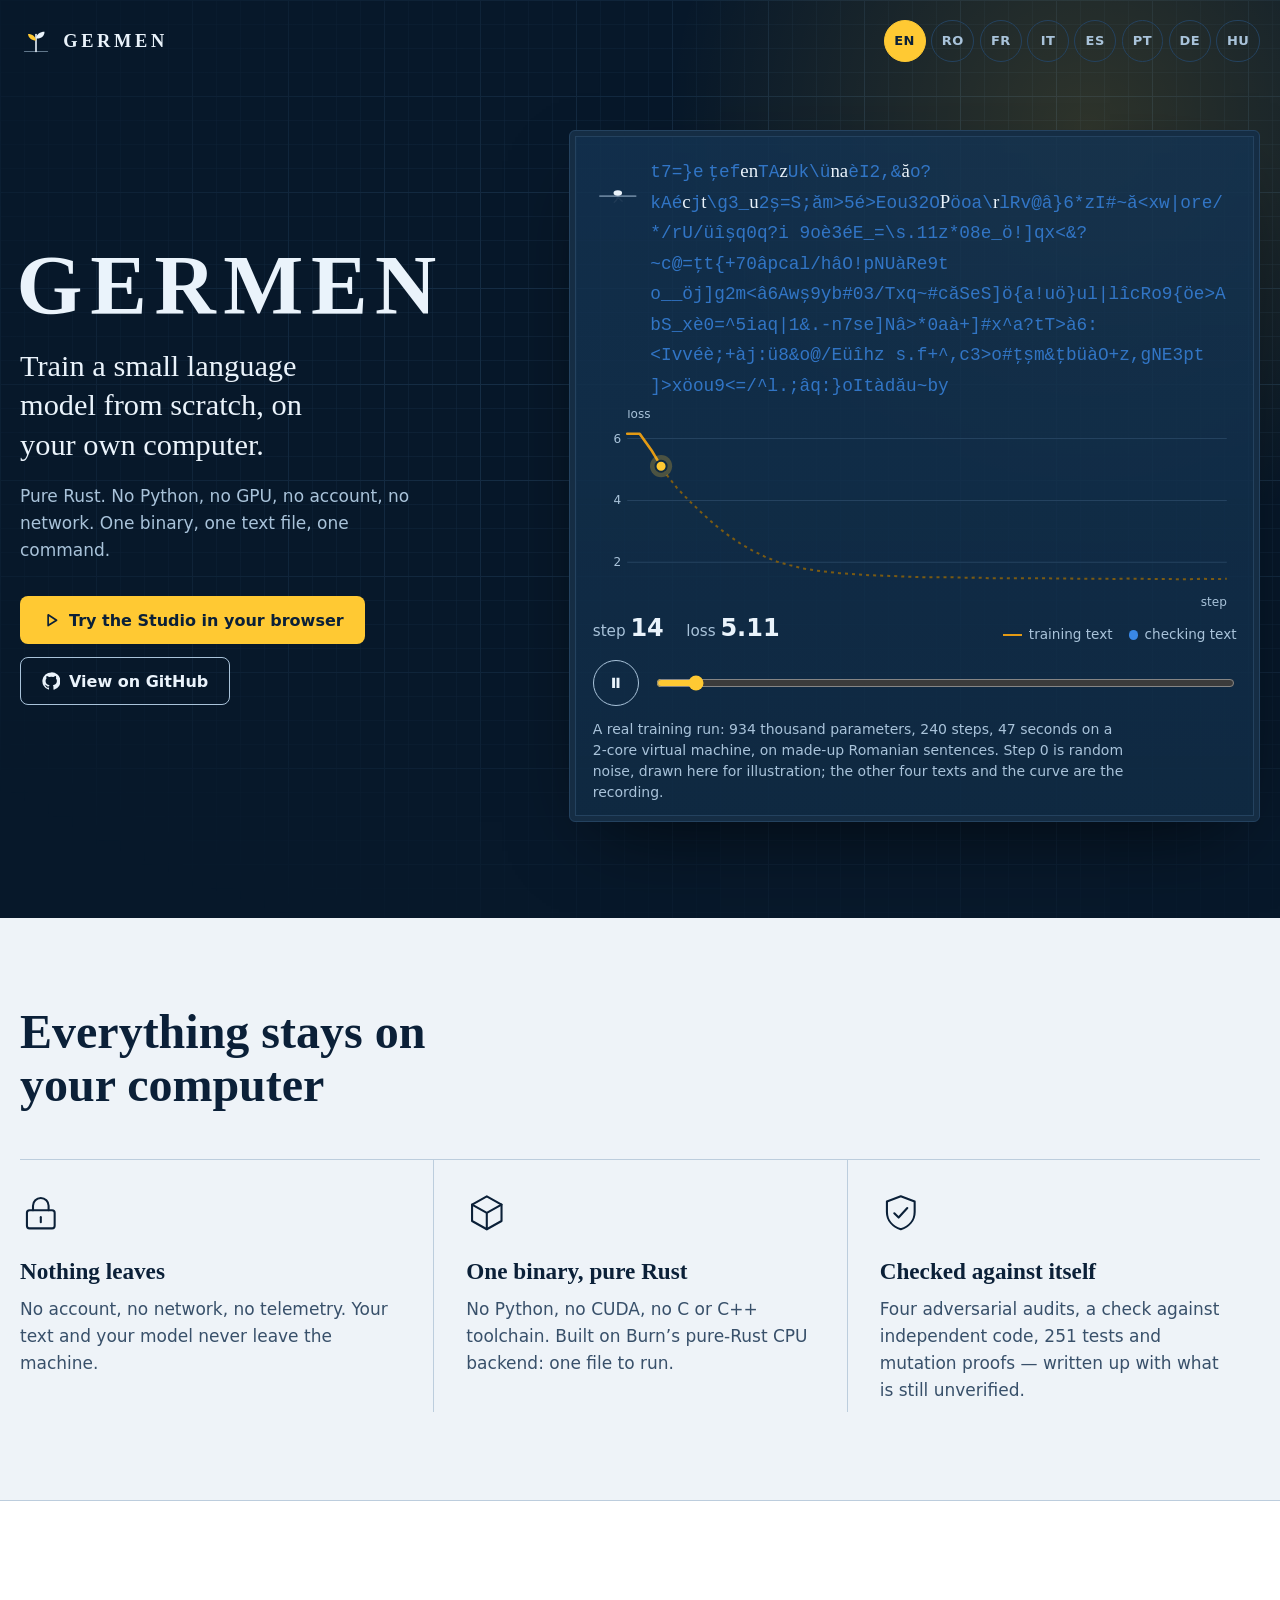
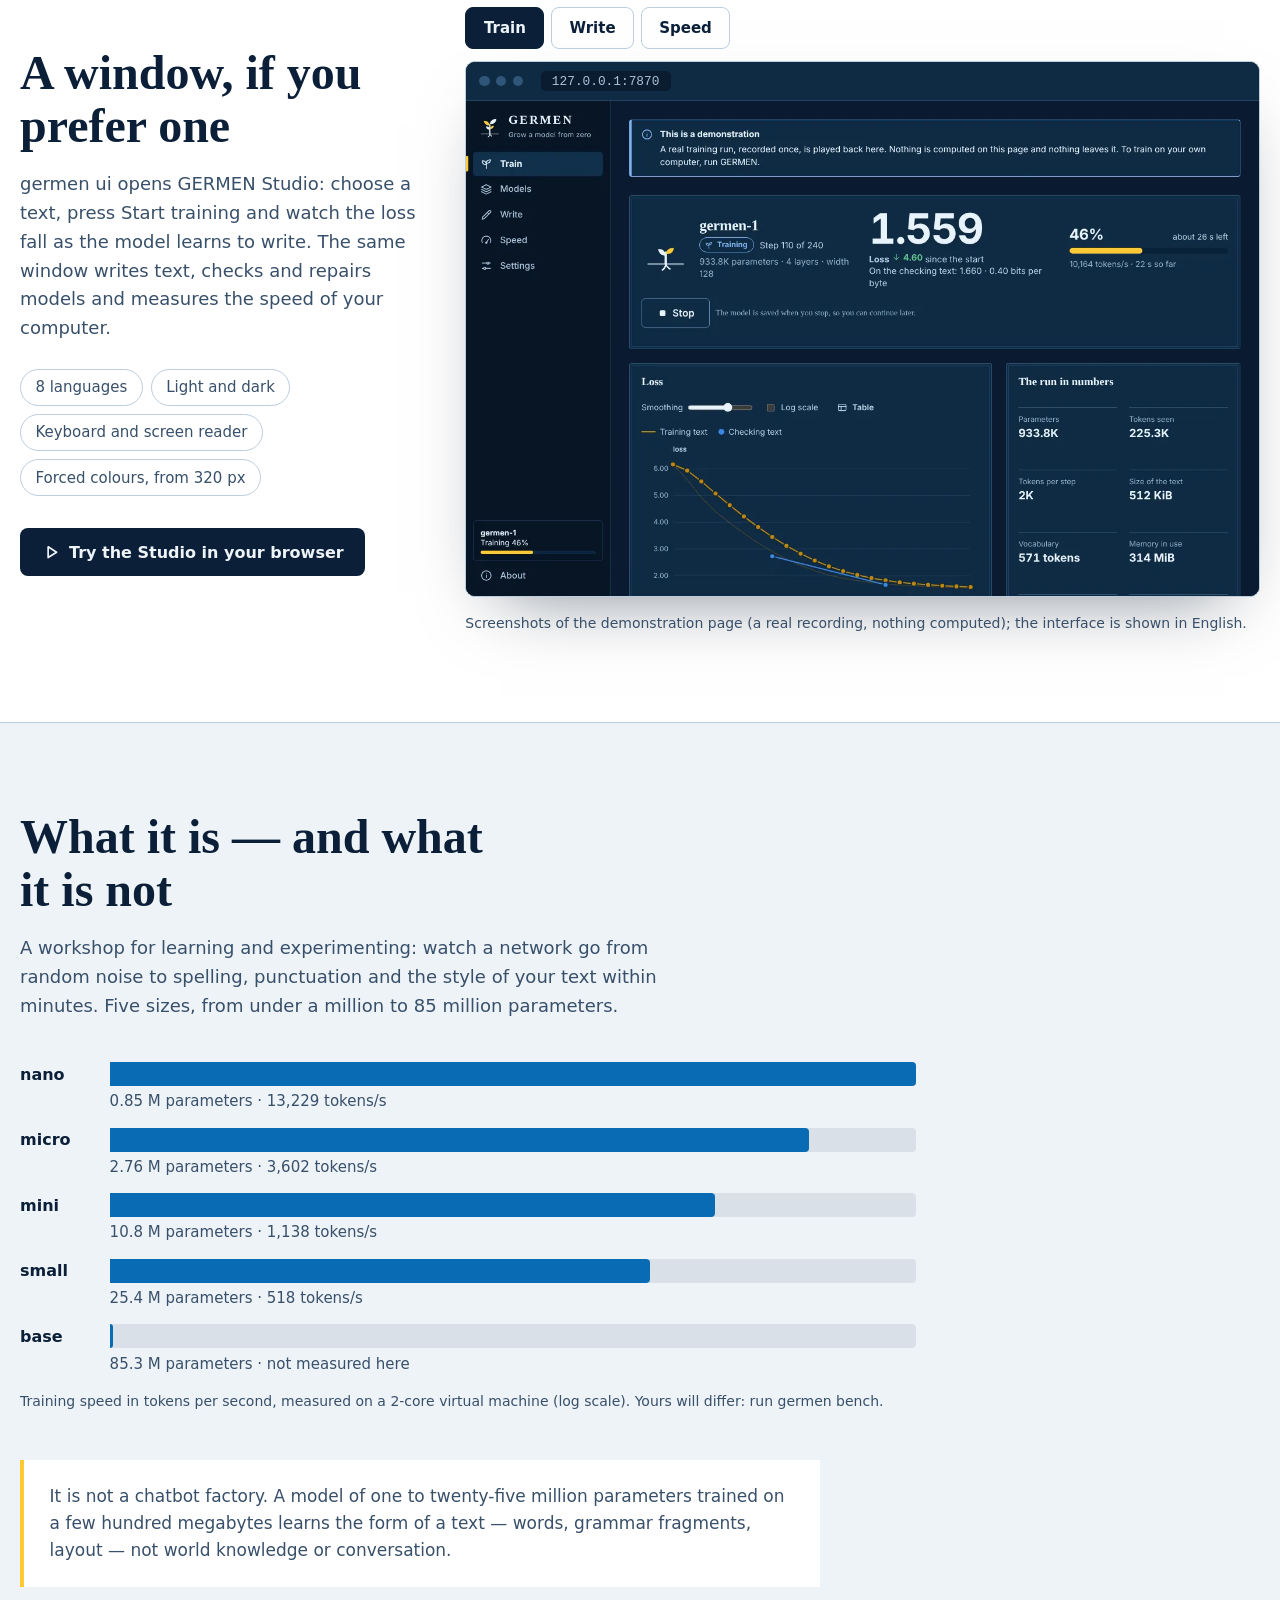
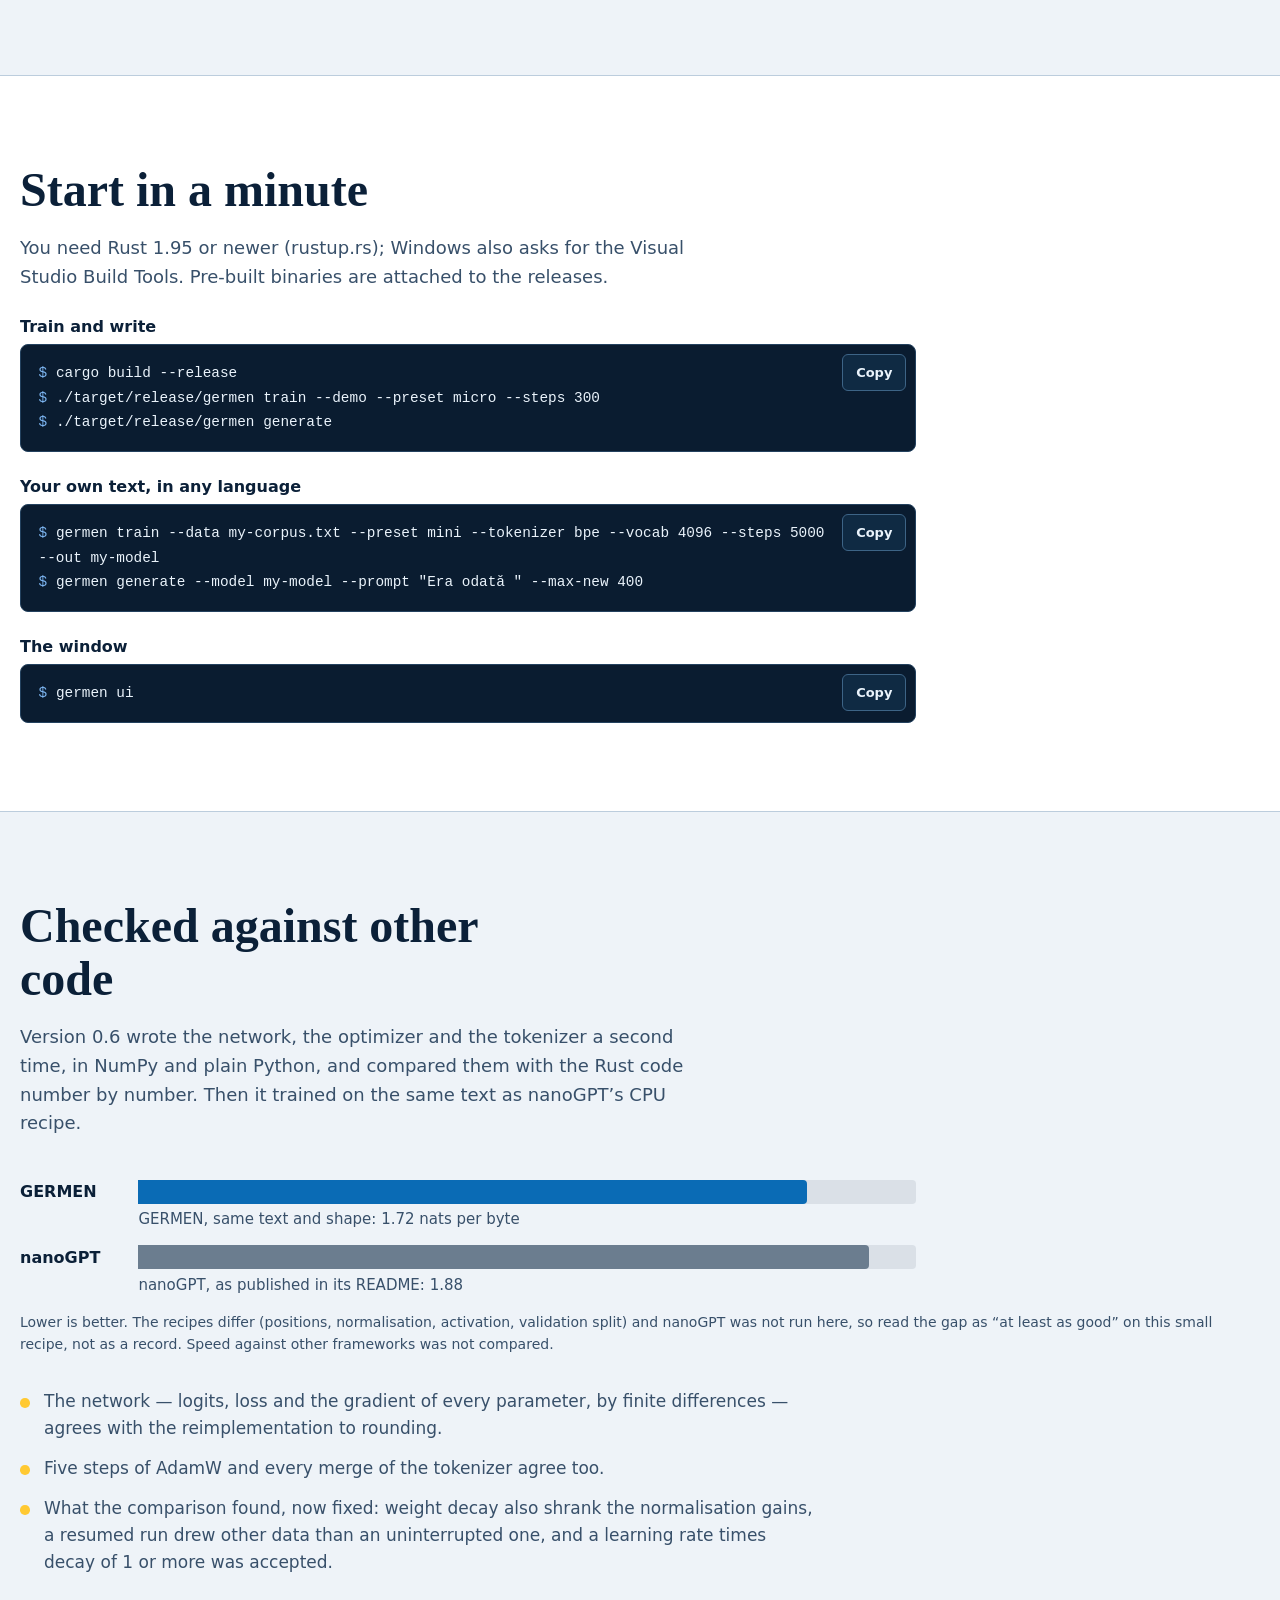
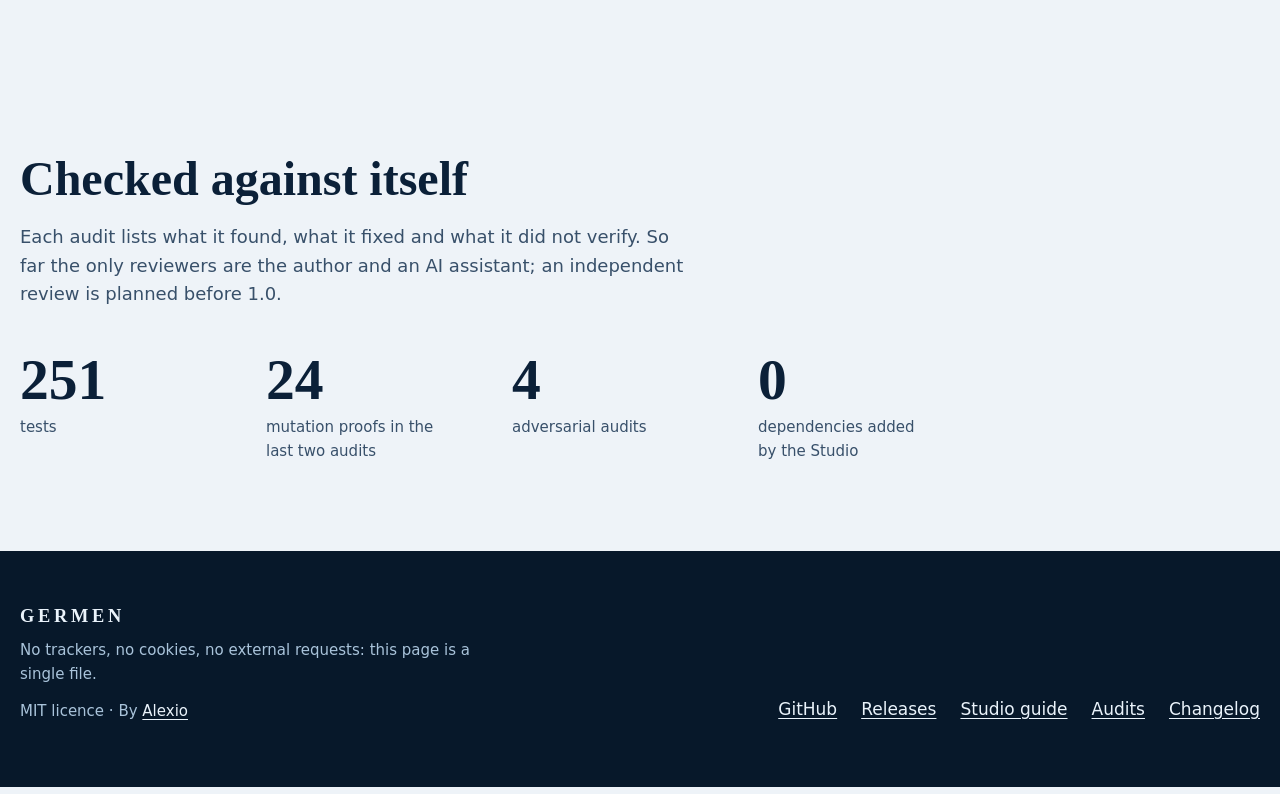
<file: index.html>
<!doctype html>
<html lang="en">
<head>
<meta charset="utf-8">
<!--fff:compat:start-->
<script id="fff-compat">/* fff-compat 1.8.0 — ES5, rulează înaintea restului */
/* fff-kit · compat — strat de compatibilitate cu browsere mai vechi.
 * ES5 pur (fără let/const/săgeți/șabloane, fără sintaxă nouă): rulează ca script separat, ÎNAINTEA restului kitului, ca să poată
 * semnala problema și în browsere care nu pot rula kitul. Fără rețea, fără eval/new Function, fără stiluri inline (doar CSSOM).
 * Prag garantat (verificat în CI, vezi tools/compat/compat.config.json): Chrome/Edge 55+, Firefox 52+, Safari/iOS 10.1+ (sintaxă ES2017).
 * Ce face:
 *   1. rezerve (polyfill) pentru API-uri lipsă, definite DOAR dacă lipsesc: Object.entries/values/fromEntries, padStart/padEnd, trimStart/trimEnd,
 *      replaceAll, matchAll, at, flat/flatMap, findLast, Promise.finally/allSettled/any, structuredClone, queueMicrotask, requestIdleCallback,
 *      globalThis, crypto.randomUUID, AbortController, MediaQueryList.addEventListener, replaceChildren, toggleAttribute, Blob.arrayBuffer/text,
 *      canvas.toBlob, ctx.roundRect, scrollTo/scrollBy/scrollIntoView cu opțiuni, navigator.clipboard (execCommand), IntersectionObserver/ResizeObserver;
 *   2. <dialog>: show/showModal/close + atributul open când elementul nu există nativ (stilurile: clasa html.fff-no-dialog);
 *   3. FFF.compat.rx(sursa, flaguri[, rezervă]): RegExp construit la rulare — proprietăți Unicode \p{…}, steagul s, lookbehind (emulat) și rezervă;
 *   4. FFF.compat.imp(url): import() dinamic fără sintaxă nouă în scriptul clasic (printr-un mic script type=module, ignorat de browserele vechi);
 *   5. avertisment tradus (8 limbi) dacă lipsesc elemente de bază (Promise, Symbol, Map, Set, Object.assign, Array.from, variabile CSS);
 *   6. clase pe <html> pentru stiluri de rezervă: fff-no-dialog, fff-oldsel (fără :where/:not(listă)), fff-no-flexgap (fără gap în flex). */
(function (w, d) {
  'use strict';
  var F = (w.FFF = w.FFF || {});
  var C = (F.compat = F.compat || {});
  if (C.ready) return;
  C.ready = true;
  C.version = '1.8.0';
  C.floor = {chrome: 55, firefox: 52, safari: 10.1, ecma: 2017};
  C.has = {};
  var OP = Object.prototype, hasOwn = OP.hasOwnProperty, H = d.documentElement;
  var MaxU32 = 4294967295;

  function def(o, k, v) {
    if (!o) return;
    var cur; try { cur = o[k]; } catch (e) { cur = undefined; }
    if (cur !== undefined) return;
    try { Object.defineProperty(o, k, {value: v, writable: true, configurable: true}); } catch (e1) { try { o[k] = v; } catch (e2) { /* ignorat */ } }
  }
  function addCls(c) { if ((' ' + H.className + ' ').indexOf(' ' + c + ' ') < 0) H.className += (H.className ? ' ' : '') + c; }
  function onReady(fn) { if (d.readyState === 'loading') d.addEventListener('DOMContentLoaded', fn); else fn(); }
  function isNode(x) { return !!x && typeof x === 'object' && typeof x.nodeType === 'number'; }

  /* ---------- 1. Verificare minimă + mesaj ---------- */
  var miss = [];
  if (!w.Promise) miss.push('Promise');
  if (!w.Symbol) miss.push('Symbol');
  if (!(w.Map && w.Set && w.WeakMap)) miss.push('Map/Set');
  if (!Object.assign) miss.push('Object.assign');
  if (!Array.from) miss.push('Array.from');
  if (!(String.prototype.startsWith && Array.prototype.find)) miss.push('ES2015');
  if (!(w.CSS && w.CSS.supports && w.CSS.supports('--a', '0'))) miss.push('CSS variables');
  if (!(d.querySelector && w.addEventListener && w.JSON)) miss.push('DOM');
  C.missing = miss; C.tooOld = miss.length > 0;

  var MSG = {
    ro: ['Browserul dumneavoastră este prea vechi pentru această aplicație (lipsesc: %). Unele funcții pot să nu meargă. Actualizați browserul sau deschideți pagina într-un browser recent (Firefox, Chrome, Edge, Safari).', 'Am înțeles', 'Această funcție necesită % și nu e disponibilă în acest browser.'],
    en: ['Your browser is too old for this app (missing: %). Some features may not work. Update your browser or open this page in a recent one (Firefox, Chrome, Edge, Safari).', 'Dismiss', 'This feature needs % and it is not available in this browser.'],
    fr: ['Votre navigateur est trop ancien pour cette application (manque : %). Certaines fonctions peuvent ne pas marcher. Mettez-le à jour ou ouvrez la page dans un navigateur récent (Firefox, Chrome, Edge, Safari).', 'Fermer', 'Cette fonction nécessite % et n’est pas disponible dans ce navigateur.'],
    it: ['Il browser è troppo vecchio per questa applicazione (mancano: %). Alcune funzioni potrebbero non funzionare. Aggiornalo o apri la pagina in un browser recente (Firefox, Chrome, Edge, Safari).', 'Chiudi', 'Questa funzione richiede % e non è disponibile in questo browser.'],
    es: ['Su navegador es demasiado antiguo para esta aplicación (faltan: %). Algunas funciones pueden no funcionar. Actualícelo o abra la página en un navegador reciente (Firefox, Chrome, Edge, Safari).', 'Cerrar', 'Esta función requiere % y no está disponible en este navegador.'],
    pt: ['O seu navegador é demasiado antigo para esta aplicação (em falta: %). Algumas funções podem não funcionar. Atualize-o ou abra a página num navegador recente (Firefox, Chrome, Edge, Safari).', 'Fechar', 'Esta função requer % e não está disponível neste navegador.'],
    de: ['Ihr Browser ist für diese Anwendung zu alt (es fehlt: %). Einige Funktionen funktionieren eventuell nicht. Aktualisieren Sie den Browser oder öffnen Sie die Seite in einem aktuellen Browser (Firefox, Chrome, Edge, Safari).', 'Schließen', 'Diese Funktion benötigt % und ist in diesem Browser nicht verfügbar.'],
    hu: ['A böngészője túl régi ehhez az alkalmazáshoz (hiányzik: %). Egyes funkciók nem működhetnek. Frissítse a böngészőt, vagy nyissa meg az oldalt egy újabb böngészőben (Firefox, Chrome, Edge, Safari).', 'Bezár', 'Ehhez a funkcióhoz % szükséges, és ez a böngésző nem támogatja.']
  };
  function pickLang() {
    var l = '';
    try { l = (H.getAttribute('lang') || (w.navigator && (w.navigator.language || w.navigator.userLanguage)) || 'en'); } catch (e) { l = 'en'; }
    l = String(l).slice(0, 2).toLowerCase();
    return MSG[l] ? l : 'en';
  }
  var shown = {};
  function banner(kind, text) {
    if (shown[kind]) return; shown[kind] = true;
    onReady(function () {
      if (!d.body) return;
      var L = MSG[pickLang()];
      var box = d.createElement('div'), p = d.createElement('p'), b = d.createElement('button'), s;
      box.setAttribute('role', 'status'); box.setAttribute('data-fff-compat', kind);
      s = box.style; s.position = 'fixed'; s.left = '0'; s.right = '0'; s.bottom = '0'; s.zIndex = '2147483646'; s.boxSizing = 'border-box';
      s.padding = '10px 14px'; s.background = '#fff4c2'; s.color = '#1b1b1f'; s.borderTop = '2px solid #8a6d00';
      s.font = '14px/1.45 Arial,Helvetica,sans-serif'; s.textAlign = 'left';
      p.style.margin = '0 0 6px'; p.appendChild(d.createTextNode(text));
      b.type = 'button'; b.appendChild(d.createTextNode(L[1]));
      s = b.style; s.font = 'inherit'; s.padding = '6px 12px'; s.minHeight = '32px'; s.cursor = 'pointer';
      b.onclick = function () { if (box.parentNode) box.parentNode.removeChild(box); };
      box.appendChild(p); box.appendChild(b); d.body.appendChild(box);
    });
  }
  /** Afișează (o dată) că o funcție are nevoie de ceva ce browserul nu are. need('BigInt') → true dacă lipsește. */
  C.need = function (name, present) {
    var ok = present === undefined ? (typeof w[name] !== 'undefined') : !!present;
    if (!ok) banner('need-' + name, MSG[pickLang()][2].replace('%', name));
    return !ok;
  };
  if (C.tooOld) { addCls('fff-too-old'); banner('old', MSG[pickLang()][0].replace('%', miss.join(', '))); }
  if (C.tooOld) return;   // restul stratului presupune un minim ES2015; fără el nu are rost să continuăm

  /* ---------- 2. Rezerve pentru API-uri ---------- */
  function repeatTo(str, n) { var r = ''; while (r.length < n) r += str; return r.slice(0, n); }
  function sub(rep, m, pos, str) {
    return rep.replace(/\$([$&`']|\d\d?)/g, function (x, c) {
      if (c === '$') return '$'; if (c === '&') return m; if (c === '`') return str.slice(0, pos); if (c === "'") return str.slice(pos + m.length);
      return x;
    });
  }
  def(Object, 'entries', function (o) { var k = Object.keys(o), i = k.length, r = new Array(i); while (i--) r[i] = [k[i], o[k[i]]]; return r; });
  def(Object, 'values', function (o) { var k = Object.keys(o), i = k.length, r = new Array(i); while (i--) r[i] = o[k[i]]; return r; });
  def(Object, 'fromEntries', function (it) { var o = {}, a = Array.from(it), i; for (i = 0; i < a.length; i++) o[a[i][0]] = a[i][1]; return o; });
  def(Object, 'hasOwn', function (o, k) { return hasOwn.call(Object(o), k); });
  def(Object, 'getOwnPropertyDescriptors', function (o) { var r = {}; Object.getOwnPropertyNames(o).concat(Object.getOwnPropertySymbols ? Object.getOwnPropertySymbols(o) : []).forEach(function (k) { r[k] = Object.getOwnPropertyDescriptor(o, k); }); return r; });
  def(String.prototype, 'padStart', function (n, s) { var t = String(this); n = n >>> 0; s = s === undefined ? ' ' : String(s); if (t.length >= n || !s) return t; return repeatTo(s, n - t.length) + t; });
  def(String.prototype, 'padEnd', function (n, s) { var t = String(this); n = n >>> 0; s = s === undefined ? ' ' : String(s); if (t.length >= n || !s) return t; return t + repeatTo(s, n - t.length); });
  def(String.prototype, 'trimStart', function () { return String(this).replace(/^[\s﻿\xA0]+/, ''); });
  def(String.prototype, 'trimEnd', function () { return String(this).replace(/[\s﻿\xA0]+$/, ''); });
  def(String.prototype, 'at', function (i) { var s = String(this), n = Math.trunc(i) || 0; if (n < 0) n += s.length; return n < 0 || n >= s.length ? undefined : s.charAt(n); });
  def(String.prototype, 'replaceAll', function (a, b) {
    var s = String(this), from, out = '', last = 0, pos = 0, i, fn = typeof b === 'function';
    if (a instanceof RegExp) { if (!a.global) throw new TypeError('replaceAll must be called with a global RegExp'); return s.replace(a, b); }
    from = String(a); if (!fn) b = String(b);
    for (;;) {
      if (pos > s.length) break;
      i = s.indexOf(from, pos);
      if (i === -1) break;
      out += s.slice(last, i) + (fn ? String(b(from, i, s)) : sub(b, from, i, s));
      last = i + from.length; pos = i + (from.length || 1);
    }
    return out + s.slice(last);
  });
  def(String.prototype, 'matchAll', function (re) {
    var s = String(this), r, out = [], m;
    if (re instanceof RegExp) { if (!re.global) throw new TypeError('matchAll must be called with a global RegExp'); r = new RegExp(re.source, re.flags); r.lastIndex = re.lastIndex; } else r = new RegExp(re, 'g');
    while ((m = r.exec(s))) { out.push(m); if (m[0] === '') r.lastIndex++; }
    return out[Symbol.iterator]();
  });
  function flatten(a, depth, out) { var i, v; for (i = 0; i < a.length; i++) { if (!(i in a)) continue; v = a[i]; if (depth > 0 && Array.isArray(v)) flatten(v, depth - 1, out); else out.push(v); } return out; }
  def(Array.prototype, 'flat', function (dp) { return flatten(this, dp === undefined ? 1 : Math.floor(dp), []); });
  def(Array.prototype, 'flatMap', function (fn, t) { return flatten(Array.prototype.map.call(this, fn, t), 1, []); });
  def(Array.prototype, 'at', function (i) { var n = Math.trunc(i) || 0; if (n < 0) n += this.length; return n < 0 || n >= this.length ? undefined : this[n]; });
  def(Array.prototype, 'findLast', function (fn, t) { for (var i = this.length - 1; i >= 0; i--) if (fn.call(t, this[i], i, this)) return this[i]; return undefined; });
  def(Array.prototype, 'findLastIndex', function (fn, t) { for (var i = this.length - 1; i >= 0; i--) if (fn.call(t, this[i], i, this)) return i; return -1; });
  var PP = w.Promise.prototype;
  def(PP, 'finally', function (f) {
    var P = this.constructor || w.Promise;
    if (typeof f !== 'function') return this.then(f, f);
    return this.then(function (v) { return P.resolve(f()).then(function () { return v; }); }, function (e) { return P.resolve(f()).then(function () { throw e; }); });
  });
  def(w.Promise, 'allSettled', function (it) {
    return w.Promise.all(Array.from(it, function (p) { return w.Promise.resolve(p).then(function (v) { return {status: 'fulfilled', value: v}; }, function (e) { return {status: 'rejected', reason: e}; }); }));
  });
  def(w.Promise, 'any', function (it) {
    return new w.Promise(function (res, rej) {
      var arr = Array.from(it), errs = [], n = 0, er;
      function fail() { er = new Error('All promises were rejected'); er.name = 'AggregateError'; er.errors = errs; rej(er); }
      if (!arr.length) return fail();
      arr.forEach(function (p, i) { w.Promise.resolve(p).then(res, function (e) { errs[i] = e; if (++n === arr.length) fail(); }); });
    });
  });
  def(w, 'globalThis', w);
  def(w, 'queueMicrotask', function (fn) { w.Promise.resolve().then(fn).catch(function (e) { setTimeout(function () { throw e; }, 0); }); });
  def(w, 'requestIdleCallback', function (cb) { var t = Date.now(); return setTimeout(function () { cb({didTimeout: false, timeRemaining: function () { return Math.max(0, 50 - (Date.now() - t)); }}); }, 1); });
  def(w, 'cancelIdleCallback', function (id) { clearTimeout(id); });
  if (w.crypto && w.crypto.getRandomValues) def(w.crypto, 'randomUUID', function () {
    var b = new Uint8Array(16), h = '', i; w.crypto.getRandomValues(b); b[6] = (b[6] & 15) | 64; b[8] = (b[8] & 63) | 128;
    for (i = 0; i < 16; i++) { h += (b[i] < 16 ? '0' : '') + b[i].toString(16); if (i === 3 || i === 5 || i === 7 || i === 9) h += '-'; }
    return h;
  });

  function dce(msg) { try { return new w.DOMException(msg, 'DataCloneError'); } catch (e) { var er = new Error(msg); er.name = 'DataCloneError'; return er; } }
  function sclone(v, seen) {
    var t, r, i, keys;
    if (v === null || typeof v !== 'object') { if (typeof v === 'function' || typeof v === 'symbol') throw dce('el nu poate fi clonat'); return v; }
    if (seen.has(v)) return seen.get(v);
    t = OP.toString.call(v);
    if (t === '[object Date]') return new Date(v.getTime());
    if (t === '[object RegExp]') { r = new RegExp(v.source, v.flags); r.lastIndex = v.lastIndex; return r; }
    if (typeof w.ArrayBuffer !== 'undefined' && v instanceof w.ArrayBuffer) return v.slice(0);
    if (w.ArrayBuffer && w.ArrayBuffer.isView && w.ArrayBuffer.isView(v)) {
      if (t === '[object DataView]') return new w.DataView(v.buffer.slice(v.byteOffset, v.byteOffset + v.byteLength));
      return new v.constructor(v);
    }
    if (w.Map && v instanceof w.Map) { r = new w.Map(); seen.set(v, r); v.forEach(function (x, k) { r.set(sclone(k, seen), sclone(x, seen)); }); return r; }
    if (w.Set && v instanceof w.Set) { r = new w.Set(); seen.set(v, r); v.forEach(function (x) { r.add(sclone(x, seen)); }); return r; }
    if (Array.isArray(v)) { r = new Array(v.length); seen.set(v, r); for (i = 0; i < v.length; i++) if (i in v) r[i] = sclone(v[i], seen); return r; }
    if (w.Blob && v instanceof w.Blob) return v;
    if (isNode(v) || t === '[object Function]' || t === '[object Promise]' || t === '[object WeakMap]' || t === '[object WeakSet]') throw dce('el nu poate fi clonat');
    r = {}; seen.set(v, r); keys = Object.keys(v);
    for (i = 0; i < keys.length; i++) r[keys[i]] = sclone(v[keys[i]], seen);
    return r;
  }
  def(w, 'structuredClone', function (v) { return sclone(v, new w.Map()); });

  if (!w.AbortController) {
    var AS = function () { this.aborted = false; this.reason = undefined; this.onabort = null; this._l = []; };
    AS.prototype.addEventListener = function (t, fn) { if (t === 'abort' && this._l.indexOf(fn) < 0) this._l.push(fn); };
    AS.prototype.removeEventListener = function (t, fn) { var i = this._l.indexOf(fn); if (i >= 0) this._l.splice(i, 1); };
    AS.prototype.throwIfAborted = function () { if (this.aborted) throw this.reason; };
    w.AbortSignal = w.AbortSignal || AS;
    w.AbortController = function () { this.signal = new AS(); };
    w.AbortController.prototype.abort = function (reason) {
      var s = this.signal, ev; if (s.aborted) return;
      s.aborted = true;
      if (reason === undefined) { reason = new Error('The operation was aborted.'); reason.name = 'AbortError'; }
      s.reason = reason; ev = {type: 'abort', target: s};
      if (typeof s.onabort === 'function') s.onabort(ev);
      s._l.slice().forEach(function (f) { f.call(s, ev); });
    };
  }
  if (w.MediaQueryList && !w.MediaQueryList.prototype.addEventListener) {
    w.MediaQueryList.prototype.addEventListener = function (t, fn) { if (t === 'change') this.addListener(fn); };
    w.MediaQueryList.prototype.removeEventListener = function (t, fn) { if (t === 'change') this.removeListener(fn); };
  }
  function replaceChildren() {
    var n, a = arguments, i;
    while ((n = this.firstChild)) this.removeChild(n);
    for (i = 0; i < a.length; i++) this.appendChild(isNode(a[i]) ? a[i] : d.createTextNode(String(a[i])));
  }
  ['Element', 'Document', 'DocumentFragment'].forEach(function (n) { if (w[n]) def(w[n].prototype, 'replaceChildren', replaceChildren); });
  if (w.Element) def(w.Element.prototype, 'toggleAttribute', function (n, force) {
    var has = this.hasAttribute(n), want = force === undefined ? !has : !!force;
    if (want && !has) this.setAttribute(n, ''); else if (!want && has) this.removeAttribute(n);
    return want;
  });
  if (w.Blob && w.FileReader) {
    def(w.Blob.prototype, 'arrayBuffer', function () { var b = this; return new w.Promise(function (res, rej) { var r = new w.FileReader(); r.onload = function () { res(r.result); }; r.onerror = function () { rej(r.error); }; r.readAsArrayBuffer(b); }); });
    def(w.Blob.prototype, 'text', function () { var b = this; return new w.Promise(function (res, rej) { var r = new w.FileReader(); r.onload = function () { res(r.result); }; r.onerror = function () { rej(r.error); }; r.readAsText(b); }); });
  }
  if (w.HTMLCanvasElement) def(w.HTMLCanvasElement.prototype, 'toBlob', function (cb, type, q) {
    var c = this;
    setTimeout(function () {
      var url = c.toDataURL(type, q), parts = url.split(','), mime = (parts[0].match(/:(.*?);/) || [0, 'image/png'])[1], bin = w.atob(parts[1]), arr = new Uint8Array(bin.length), i;
      for (i = 0; i < bin.length; i++) arr[i] = bin.charCodeAt(i);
      cb(new w.Blob([arr], {type: mime}));
    }, 0);
  });
  if (w.CanvasRenderingContext2D) def(w.CanvasRenderingContext2D.prototype, 'roundRect', function (x, y, wd, h, r) {
    var tl, tr, br, bl, a, m;
    function rad(v) { return typeof v === 'object' && v ? (v.x || 0) : (+v || 0); }
    if (Array.isArray(r)) {
      a = r.map(rad);
      if (a.length === 1) tl = tr = br = bl = a[0]; else if (a.length === 2) { tl = br = a[0]; tr = bl = a[1]; } else if (a.length === 3) { tl = a[0]; tr = bl = a[1]; br = a[2]; } else { tl = a[0]; tr = a[1]; br = a[2]; bl = a[3]; }
    } else tl = tr = br = bl = rad(r);
    if (wd < 0) { x += wd; wd = -wd; } if (h < 0) { y += h; h = -h; }
    m = Math.min(wd, h) / 2; tl = Math.min(tl, m); tr = Math.min(tr, m); br = Math.min(br, m); bl = Math.min(bl, m);
    this.moveTo(x + tl, y); this.lineTo(x + wd - tr, y); this.arcTo(x + wd, y, x + wd, y + tr, tr);
    this.lineTo(x + wd, y + h - br); this.arcTo(x + wd, y + h, x + wd - br, y + h, br);
    this.lineTo(x + bl, y + h); this.arcTo(x, y + h, x, y + h - bl, bl);
    this.lineTo(x, y + tl); this.arcTo(x, y, x + tl, y, tl); this.closePath();
  });
  if (w.navigator && !w.navigator.clipboard) {
    try {
      Object.defineProperty(w.navigator, 'clipboard', {configurable: true, value: {
        writeText: function (t) {
          return new w.Promise(function (res, rej) {
            var ta = d.createElement('textarea'), prev = d.activeElement, ok = false, s = ta.style;
            ta.value = String(t); ta.setAttribute('readonly', ''); s.position = 'fixed'; s.top = '0'; s.left = '0'; s.opacity = '0';
            d.body.appendChild(ta); ta.focus(); ta.select();
            try { ta.setSelectionRange(0, ta.value.length); } catch (e1) { /* ignorat */ }
            try { ok = d.execCommand('copy'); } catch (e2) { ok = false; }
            d.body.removeChild(ta);
            if (prev && prev.focus) { try { prev.focus(); } catch (e3) { /* ignorat */ } }
            if (ok) res(); else rej(new Error('copierea a eșuat'));
          });
        },
        readText: function () { return w.Promise.reject(new Error('citirea clipboardului nu e disponibilă')); }
      }});
    } catch (eC) { /* ignorat */ }
  }
  if (!w.IntersectionObserver) {
    w.IntersectionObserver = function (cb) { this._cb = cb; };
    w.IntersectionObserver.prototype.observe = function (el) { var self = this; setTimeout(function () { self._cb([{target: el, isIntersecting: true, intersectionRatio: 1, boundingClientRect: el.getBoundingClientRect(), time: Date.now()}], self); }, 0); };
    w.IntersectionObserver.prototype.unobserve = w.IntersectionObserver.prototype.disconnect = function () { /* nimic */ };
    w.IntersectionObserver.prototype.takeRecords = function () { return []; };
  }
  if (!w.ResizeObserver) {
    w.ResizeObserver = function (cb) { this._cb = cb; this._els = []; this._sz = []; this._t = 0; var self = this; this._f = function () { self._tick(); }; };
    w.ResizeObserver.prototype._tick = function () {
      var out = [], i, el, wd, h, s;
      for (i = 0; i < this._els.length; i++) {
        el = this._els[i]; wd = el.clientWidth; h = el.clientHeight; s = this._sz[i];
        if (!s || s[0] !== wd || s[1] !== h) { this._sz[i] = [wd, h]; out.push({target: el, contentRect: {x: 0, y: 0, top: 0, left: 0, width: wd, height: h, right: wd, bottom: h}}); }
      }
      if (out.length) this._cb(out, this);
    };
    w.ResizeObserver.prototype.observe = function (el) {
      var self = this;
      if (this._els.indexOf(el) >= 0) return;
      this._els.push(el); this._sz.push(null);
      if (this._els.length === 1) { w.addEventListener('resize', this._f); w.addEventListener('orientationchange', this._f); w.addEventListener('load', this._f); this._t = setInterval(this._f, 500); }
      setTimeout(function () { self._tick(); }, 0);
    };
    w.ResizeObserver.prototype.unobserve = function (el) { var i = this._els.indexOf(el); if (i >= 0) { this._els.splice(i, 1); this._sz.splice(i, 1); } if (!this._els.length) this.disconnect(); };
    w.ResizeObserver.prototype.disconnect = function () { w.removeEventListener('resize', this._f); w.removeEventListener('orientationchange', this._f); w.removeEventListener('load', this._f); clearInterval(this._t); this._els = []; this._sz = []; };
  }
  /* scrollTo/scrollBy/scrollIntoView cu obiect de opțiuni (Safari < 14 îl ignoră; „smooth” devine instant) */
  (function () {
    var EP = w.Element && w.Element.prototype, ES;
    if (w.CSS && w.CSS.supports && w.CSS.supports('scroll-behavior', 'smooth')) return;
    function fix(proto, name, isWin) {
      var orig = proto[name];
      proto[name] = function (a, b) {
        var o, x, y, cx, cy;
        if (a && typeof a === 'object') {
          o = a; cx = isWin ? (w.pageXOffset || 0) : this.scrollLeft; cy = isWin ? (w.pageYOffset || 0) : this.scrollTop;
          if (name === 'scrollBy') {
            if (isWin) { if (orig) orig.call(this, o.left || 0, o.top || 0); return; }
            this.scrollLeft = cx + (o.left || 0); this.scrollTop = cy + (o.top || 0); return;
          }
          x = o.left !== undefined ? o.left : cx; y = o.top !== undefined ? o.top : cy;
          if (isWin) { if (orig) orig.call(this, x, y); return; }
          this.scrollLeft = x; this.scrollTop = y; return;
        }
        if (orig) return orig.apply(this, arguments);
        if (name === 'scrollBy') { this.scrollLeft += a || 0; this.scrollTop += b || 0; } else { this.scrollLeft = a || 0; this.scrollTop = b || 0; }
      };
    }
    try { fix(w, 'scrollTo', true); fix(w, 'scrollBy', true); } catch (e1) { /* ignorat */ }
    if (EP) {
      try { fix(EP, 'scrollTo', false); fix(EP, 'scrollBy', false); } catch (e2) { /* ignorat */ }
      ES = EP.scrollIntoView;
      if (ES) EP.scrollIntoView = function (o) {
        var r;
        if (o && typeof o === 'object') {
          if (o.block === 'center' && w.scrollTo) { r = this.getBoundingClientRect(); w.scrollTo(w.pageXOffset || 0, (w.pageYOffset || 0) + r.top + r.height / 2 - (w.innerHeight || H.clientHeight) / 2); return; }
          return ES.call(this, o.block !== 'end' && o.block !== 'nearest');
        }
        return ES.apply(this, arguments);
      };
    }
  })();

  /* ---------- 3. <dialog> și clase pentru stiluri de rezervă ---------- */
  if (!w.HTMLDialogElement) {
    addCls('fff-no-dialog'); C.has.dialog = false;
    (function () {
      /* Firefox < 98, Safari/iOS < 15.4: elementul nu există. Ce replicăm: show/showModal/close, open, returnValue, evenimentele cancel (Esc) și close,
         <form method="dialog"> (altfel butonul ar naviga pagina), fundal (div.fff-bd), blocarea clicurilor în afara dialogului modal, focus
         în dialog și revenirea lui la închidere, centrare. Închis = ascuns prin CSS (kit.css: html.fff-no-dialog dialog:not([open])). */
      var proto = (w.HTMLUnknownElement && w.HTMLUnknownElement.prototype) || w.HTMLElement.prototype;
      var stack = [], loose = [], BASE = 2147483620, pending = null, mo = null;
      function isDlg(el) { return !!el && el.nodeType === 1 && String(el.tagName).toUpperCase() === 'DIALOG'; }
      function chk(el) { if (!isDlg(el)) throw new TypeError('Illegal invocation'); }
      function fire(el, type, cancelable) {
        var ev;
        try { ev = new w.Event(type, {bubbles: false, cancelable: !!cancelable}); } catch (e) { ev = d.createEvent('Event'); ev.initEvent(type, false, !!cancelable); }
        return el.dispatchEvent(ev);
      }
      function cs(el, k) { try { return w.getComputedStyle(el)[k]; } catch (e) { return ''; } }
      function vis(el) { return !!(el.offsetWidth || el.offsetHeight || el.getClientRects().length); }
      function focusables(el) {
        var all = el.querySelectorAll('a[href],area[href],button,input,select,textarea,summary,[tabindex],[contenteditable=""],[contenteditable="true"],iframe'), out = [], i, e;
        for (i = 0; i < all.length; i++) {
          e = all[i];
          if (e.disabled || e.getAttribute('tabindex') === '-1' || e.type === 'hidden' || e.hasAttribute('hidden') || !vis(e)) continue;
          out.push(e);
        }
        return out;
      }
      /* centrare fără transform (nu se bate cu animațiile aplicației) și corectă sub zoom CSS: top/left 50% + margini negative din dimensiunea proprie */
      function place(el) {
        if (!el.hasAttribute('open') || el.__fffMode === 'own') return;
        var s = el.style;
        if (!el.__fffMode) {
          var pos = cs(el, 'position');
          if ((pos === 'fixed' || pos === 'absolute') && (cs(el, 'top') !== 'auto' || cs(el, 'bottom') !== 'auto')) { el.__fffMode = 'own'; return; }
          el.__fffMode = 'auto'; s.position = 'fixed'; s.right = 'auto'; s.bottom = 'auto'; s.top = '50%'; s.left = '50%'; s.marginRight = '0'; s.marginBottom = '0';
          if (cs(el, 'maxWidth') === 'none') s.maxWidth = 'calc(100% - 2em)';
          if (cs(el, 'maxHeight') === 'none') s.maxHeight = 'calc(100% - 2em)';
          if (cs(el, 'overflowY') === 'visible') s.overflow = 'auto';
        }
        s.marginLeft = '0'; s.marginTop = '0';
        var ww = el.offsetWidth, hh = el.offsetHeight;
        s.marginLeft = (-Math.round(ww / 2)) + 'px'; s.marginTop = (-Math.round(hh / 2)) + 'px';
      }
      function unplace(el) {
        if (el.__fffMode === 'auto') {
          var s = el.style, k = ['position', 'right', 'bottom', 'top', 'left', 'marginLeft', 'marginTop', 'marginRight', 'marginBottom', 'maxWidth', 'maxHeight', 'overflow', 'zIndex'], i;
          for (i = 0; i < k.length; i++) s[k[i]] = '';
        } else if (el.__fffMode === 'own') el.style.zIndex = '';
        el.__fffMode = null;
      }
      function replaceAll() { var i; for (i = 0; i < stack.length; i++) place(stack[i]); for (i = 0; i < loose.length; i++) place(loose[i]); }
      function schedule() { if (pending) return; pending = setTimeout(function () { pending = null; replaceAll(); }, 16); }
      function watch(el) {
        if (!w.MutationObserver) return;
        if (!mo) mo = new w.MutationObserver(schedule);
        try { mo.observe(el, {childList: true, subtree: true, characterData: true, attributes: true, attributeFilter: ['class', 'hidden', 'open']}); } catch (e) { /* ignorat */ }
      }
      w.addEventListener('resize', schedule); w.addEventListener('orientationchange', schedule);
      function zOf(n) { return String(BASE + n); }
      function prune() {
        var i, b;
        for (i = stack.length - 1; i >= 0; i--) if (!d.documentElement.contains(stack[i]) || !stack[i].hasAttribute('open')) { b = stack[i].__fffBd; if (b && b.parentNode) b.parentNode.removeChild(b); stack[i].__fffBd = null; stack.splice(i, 1); }
      }
      function open(el, modal) {
        chk(el);
        if (el.hasAttribute('open')) { if (modal) throw new Error('InvalidStateError'); return; }
        prune();
        el.__fffPrev = d.activeElement;
        el.setAttribute('open', '');
        var z = stack.length * 2;
        if (modal) {
          var b = d.createElement('div'), bs = b.style;
          b.className = 'fff-bd'; b.setAttribute('data-fff-bd', ''); b.setAttribute('aria-hidden', 'true');
          bs.position = 'fixed'; bs.top = '0'; bs.right = '0'; bs.bottom = '0'; bs.left = '0'; bs.background = 'rgba(0,0,0,.5)'; bs.zIndex = zOf(z);
          (d.body || H).appendChild(b); el.__fffBd = b;
          el.setAttribute('data-fff-modal', ''); stack.push(el);
        } else if (loose.indexOf(el) < 0) loose.push(el);
        el.style.zIndex = zOf(z + 1);
        place(el); watch(el);
        var f = el.querySelector('[autofocus]');
        if (!f || !vis(f)) { var fs = focusables(el); f = fs.length ? fs[0] : null; }
        if (modal || f) { try { if (f) f.focus(); else { if (!el.hasAttribute('tabindex')) el.setAttribute('tabindex', '-1'); el.focus(); } } catch (e) { /* ignorat */ } }
        setTimeout(function () { place(el); }, 0);
      }
      function close(el, rv) {
        chk(el);
        if (!el.hasAttribute('open')) return;
        if (rv !== undefined) el.returnValue = String(rv);
        el.removeAttribute('open'); el.removeAttribute('data-fff-modal');
        var b = el.__fffBd; if (b && b.parentNode) b.parentNode.removeChild(b); el.__fffBd = null;
        var i = stack.indexOf(el); if (i >= 0) stack.splice(i, 1);
        i = loose.indexOf(el); if (i >= 0) loose.splice(i, 1);
        unplace(el);
        var prev = el.__fffPrev; el.__fffPrev = null;
        if (prev && prev !== d.body && prev.focus && d.documentElement.contains(prev)) { try { prev.focus(); } catch (e) { /* ignorat */ } }
        setTimeout(function () { fire(el, 'close', false); }, 0);
      }
      C._dlg = {show: function (el) { open(el, false); }, showModal: function (el) { open(el, true); }, close: close};
      function put(name, fn) { if (!proto[name]) { try { Object.defineProperty(proto, name, {value: fn, writable: true, configurable: true}); } catch (e) { proto[name] = fn; } } }
      put('show', function () { open(this, false); });
      put('showModal', function () { open(this, true); });
      put('close', function (rv) { close(this, rv); });
      function prop(name, get, set) {
        if (name in proto) return;
        try { Object.defineProperty(proto, name, {configurable: true, get: get, set: set}); } catch (e) { /* ignorat */ }
      }
      prop('open', function () { return isDlg(this) ? this.hasAttribute('open') : undefined; },
        function (v) { if (!isDlg(this)) return; if (v) { if (!this.hasAttribute('open')) open(this, false); } else close(this); });
      prop('returnValue', function () { return isDlg(this) ? (this.__fffRv == null ? '' : this.__fffRv) : undefined; }, function (v) { if (isDlg(this)) this.__fffRv = String(v); });
      /* Esc → cancel (anulabil) → close; capcană de focus; <form method="dialog"> */
      d.addEventListener('keydown', function (e) {
        if (!stack.length || e.defaultPrevented) return;
        var top = stack[stack.length - 1];
        if (e.key === 'Escape' || e.key === 'Esc' || e.keyCode === 27) {
          if (!d.documentElement.contains(top)) { prune(); return; }
          e.preventDefault();
          if (fire(top, 'cancel', true)) close(top);
        } else if ((e.key === 'Tab' || e.keyCode === 9) && top.contains(e.target)) {
          var fs = focusables(top);
          if (!fs.length) { e.preventDefault(); return; }
          if (e.shiftKey && e.target === fs[0]) { e.preventDefault(); fs[fs.length - 1].focus(); }
          else if (!e.shiftKey && e.target === fs[fs.length - 1]) { e.preventDefault(); fs[0].focus(); }
        }
      }, false);
      d.addEventListener('focusin', function (e) {
        if (!stack.length) return;
        var top = stack[stack.length - 1];
        if (!top.contains(e.target)) { var fs = focusables(top); try { (fs[0] || top).focus(); } catch (x) { /* ignorat */ } }
      }, true);
      var lastSub = null;
      d.addEventListener('click', function (e) {
        var t = e.target, el = t && t.closest ? t.closest('button,input') : null;
        if (el && (el.type === 'submit' || (el.tagName === 'BUTTON' && !el.getAttribute('type')) || el.type === 'image')) lastSub = el; else lastSub = null;
      }, true);
      d.addEventListener('submit', function (e) {   // fază de bubble: dacă aplicația a făcut preventDefault, nu închidem (ca în nativ)
        var f = e.target;
        if (e.defaultPrevented || !f || f.nodeType !== 1 || String(f.getAttribute('method') || '').toLowerCase() !== 'dialog') return;
        e.preventDefault();
        var dlg = f.closest ? f.closest('dialog') : null;
        if (!dlg || !isDlg(dlg)) return;
        var sub = e.submitter || (lastSub && f.contains(lastSub) ? lastSub : null);
        close(dlg, sub && sub.value != null && sub.value !== '' ? sub.value : (dlg.returnValue || ''));
      }, false);
    })();
  } else C.has.dialog = true;
  (function () {
    var ok = true;
    try { d.querySelector(':where(a)'); d.querySelector(':not(a,b)'); } catch (e) { ok = false; }
    C.has.selectors4 = ok; if (!ok) addCls('fff-oldsel');
  })();
  onReady(function () {
    try {
      var f = d.createElement('fff-t'), a = d.createElement('fff-t'), b = d.createElement('fff-t'), s = f.style, g;
      s.display = 'flex'; s.flexDirection = 'column'; s.rowGap = '1px'; s.position = 'absolute'; s.visibility = 'hidden'; s.margin = '0'; s.padding = '0'; s.border = '0';
      a.style.display = 'block'; a.style.height = '1px'; a.style.margin = '0'; b.style.display = 'block'; b.style.height = '1px'; b.style.margin = '0';
      f.appendChild(a); f.appendChild(b); d.body.appendChild(f);
      g = f.offsetHeight === 3; d.body.removeChild(f);
      C.has.flexGap = g; if (!g) addCls('fff-no-flexgap');
    } catch (e) { /* ignorat */ }
  });

  /* ---------- 4. import() dinamic fără sintaxă nouă ---------- */
  C.imp = function (url) {
    if (typeof w.__fffImp === 'function') return w.__fffImp(url);
    if (d.readyState === 'loading') return new w.Promise(function (res) { d.addEventListener('DOMContentLoaded', function () { res(); }); }).then(function () { return C.imp(url); });
    return w.Promise.reject(new Error('import() dinamic nu este disponibil în acest browser'));
  };

  /* ---------- 5. RegExp construit la rulare ---------- */
  var PROPS = {"Lu":"A-Z\\xC0-\\xD6\\xD8-\\xDE\\u0100\\u0102\\u0104\\u0106\\u0108\\u010A\\u010C\\u010E\\u0110\\u0112\\u0114\\u0116\\u0118\\u011A\\u011C\\u011E\\u0120\\u0122\\u0124\\u0126\\u0128\\u012A\\u012C\\u012E\\u0130\\u0132\\u0134\\u0136\\u0139\\u013B\\u013D\\u013F\\u0141\\u0143\\u0145\\u0147\\u014A\\u014C\\u014E\\u0150\\u0152\\u0154\\u0156\\u0158\\u015A\\u015C\\u015E\\u0160\\u0162\\u0164\\u0166\\u0168\\u016A\\u016C\\u016E\\u0170\\u0172\\u0174\\u0176\\u0178\\u0179\\u017B\\u017D\\u0181\\u0182\\u0184\\u0186\\u0187\\u0189-\\u018B\\u018E-\\u0191\\u0193\\u0194\\u0196-\\u0198\\u019C\\u019D\\u019F\\u01A0\\u01A2\\u01A4\\u01A6\\u01A7\\u01A9\\u01AC\\u01AE\\u01AF\\u01B1-\\u01B3\\u01B5\\u01B7\\u01B8\\u01BC\\u01C4\\u01C7\\u01CA\\u01CD\\u01CF\\u01D1\\u01D3\\u01D5\\u01D7\\u01D9\\u01DB\\u01DE\\u01E0\\u01E2\\u01E4\\u01E6\\u01E8\\u01EA\\u01EC\\u01EE\\u01F1\\u01F4\\u01F6-\\u01F8\\u01FA\\u01FC\\u01FE\\u0200\\u0202\\u0204\\u0206\\u0208\\u020A\\u020C\\u020E\\u0210\\u0212\\u0214\\u0216\\u0218\\u021A\\u021C\\u021E\\u0220\\u0222\\u0224\\u0226\\u0228\\u022A\\u022C\\u022E\\u0230\\u0232\\u023A\\u023B\\u023D\\u023E\\u0241\\u0243-\\u0246\\u0248\\u024A\\u024C\\u024E\\u0370\\u0372\\u0376\\u037F\\u0386\\u0388-\\u038A\\u038C\\u038E\\u038F\\u0391-\\u03A1\\u03A3-\\u03AB\\u03CF\\u03D2-\\u03D4\\u03D8\\u03DA\\u03DC\\u03DE\\u03E0\\u03E2\\u03E4\\u03E6\\u03E8\\u03EA\\u03EC\\u03EE\\u03F4\\u03F7\\u03F9\\u03FA\\u03FD-\\u042F\\u0460\\u0462\\u0464\\u0466\\u0468\\u046A\\u046C\\u046E\\u0470\\u0472\\u0474\\u0476\\u0478\\u047A\\u047C\\u047E\\u0480\\u048A\\u048C\\u048E\\u0490\\u0492\\u0494\\u0496\\u0498\\u049A\\u049C\\u049E\\u04A0\\u04A2\\u04A4\\u04A6\\u04A8\\u04AA\\u04AC\\u04AE\\u04B0\\u04B2\\u04B4\\u04B6\\u04B8\\u04BA\\u04BC\\u04BE\\u04C0\\u04C1\\u04C3\\u04C5\\u04C7\\u04C9\\u04CB\\u04CD\\u04D0\\u04D2\\u04D4\\u04D6\\u04D8\\u04DA\\u04DC\\u04DE\\u04E0\\u04E2\\u04E4\\u04E6\\u04E8\\u04EA\\u04EC\\u04EE\\u04F0\\u04F2\\u04F4\\u04F6\\u04F8\\u04FA\\u04FC\\u04FE\\u1E00\\u1E02\\u1E04\\u1E06\\u1E08\\u1E0A\\u1E0C\\u1E0E\\u1E10\\u1E12\\u1E14\\u1E16\\u1E18\\u1E1A\\u1E1C\\u1E1E\\u1E20\\u1E22\\u1E24\\u1E26\\u1E28\\u1E2A\\u1E2C\\u1E2E\\u1E30\\u1E32\\u1E34\\u1E36\\u1E38\\u1E3A\\u1E3C\\u1E3E\\u1E40\\u1E42\\u1E44\\u1E46\\u1E48\\u1E4A\\u1E4C\\u1E4E\\u1E50\\u1E52\\u1E54\\u1E56\\u1E58\\u1E5A\\u1E5C\\u1E5E\\u1E60\\u1E62\\u1E64\\u1E66\\u1E68\\u1E6A\\u1E6C\\u1E6E\\u1E70\\u1E72\\u1E74\\u1E76\\u1E78\\u1E7A\\u1E7C\\u1E7E\\u1E80\\u1E82\\u1E84\\u1E86\\u1E88\\u1E8A\\u1E8C\\u1E8E\\u1E90\\u1E92\\u1E94\\u1E9E\\u1EA0\\u1EA2\\u1EA4\\u1EA6\\u1EA8\\u1EAA\\u1EAC\\u1EAE\\u1EB0\\u1EB2\\u1EB4\\u1EB6\\u1EB8\\u1EBA\\u1EBC\\u1EBE\\u1EC0\\u1EC2\\u1EC4\\u1EC6\\u1EC8\\u1ECA\\u1ECC\\u1ECE\\u1ED0\\u1ED2\\u1ED4\\u1ED6\\u1ED8\\u1EDA\\u1EDC\\u1EDE\\u1EE0\\u1EE2\\u1EE4\\u1EE6\\u1EE8\\u1EEA\\u1EEC\\u1EEE\\u1EF0\\u1EF2\\u1EF4\\u1EF6\\u1EF8\\u1EFA\\u1EFC\\u1EFE\\uFF21-\\uFF3A","Ll":"a-z\\xB5\\xDF-\\xF6\\xF8-\\xFF\\u0101\\u0103\\u0105\\u0107\\u0109\\u010B\\u010D\\u010F\\u0111\\u0113\\u0115\\u0117\\u0119\\u011B\\u011D\\u011F\\u0121\\u0123\\u0125\\u0127\\u0129\\u012B\\u012D\\u012F\\u0131\\u0133\\u0135\\u0137\\u0138\\u013A\\u013C\\u013E\\u0140\\u0142\\u0144\\u0146\\u0148\\u0149\\u014B\\u014D\\u014F\\u0151\\u0153\\u0155\\u0157\\u0159\\u015B\\u015D\\u015F\\u0161\\u0163\\u0165\\u0167\\u0169\\u016B\\u016D\\u016F\\u0171\\u0173\\u0175\\u0177\\u017A\\u017C\\u017E-\\u0180\\u0183\\u0185\\u0188\\u018C\\u018D\\u0192\\u0195\\u0199-\\u019B\\u019E\\u01A1\\u01A3\\u01A5\\u01A8\\u01AA\\u01AB\\u01AD\\u01B0\\u01B4\\u01B6\\u01B9\\u01BA\\u01BD-\\u01BF\\u01C6\\u01C9\\u01CC\\u01CE\\u01D0\\u01D2\\u01D4\\u01D6\\u01D8\\u01DA\\u01DC\\u01DD\\u01DF\\u01E1\\u01E3\\u01E5\\u01E7\\u01E9\\u01EB\\u01ED\\u01EF\\u01F0\\u01F3\\u01F5\\u01F9\\u01FB\\u01FD\\u01FF\\u0201\\u0203\\u0205\\u0207\\u0209\\u020B\\u020D\\u020F\\u0211\\u0213\\u0215\\u0217\\u0219\\u021B\\u021D\\u021F\\u0221\\u0223\\u0225\\u0227\\u0229\\u022B\\u022D\\u022F\\u0231\\u0233-\\u0239\\u023C\\u023F\\u0240\\u0242\\u0247\\u0249\\u024B\\u024D\\u024F\\u0371\\u0373\\u0377\\u037B-\\u037D\\u0390\\u03AC-\\u03CE\\u03D0\\u03D1\\u03D5-\\u03D7\\u03D9\\u03DB\\u03DD\\u03DF\\u03E1\\u03E3\\u03E5\\u03E7\\u03E9\\u03EB\\u03ED\\u03EF-\\u03F3\\u03F5\\u03F8\\u03FB\\u03FC\\u0430-\\u045F\\u0461\\u0463\\u0465\\u0467\\u0469\\u046B\\u046D\\u046F\\u0471\\u0473\\u0475\\u0477\\u0479\\u047B\\u047D\\u047F\\u0481\\u048B\\u048D\\u048F\\u0491\\u0493\\u0495\\u0497\\u0499\\u049B\\u049D\\u049F\\u04A1\\u04A3\\u04A5\\u04A7\\u04A9\\u04AB\\u04AD\\u04AF\\u04B1\\u04B3\\u04B5\\u04B7\\u04B9\\u04BB\\u04BD\\u04BF\\u04C2\\u04C4\\u04C6\\u04C8\\u04CA\\u04CC\\u04CE\\u04CF\\u04D1\\u04D3\\u04D5\\u04D7\\u04D9\\u04DB\\u04DD\\u04DF\\u04E1\\u04E3\\u04E5\\u04E7\\u04E9\\u04EB\\u04ED\\u04EF\\u04F1\\u04F3\\u04F5\\u04F7\\u04F9\\u04FB\\u04FD\\u04FF\\u1E01\\u1E03\\u1E05\\u1E07\\u1E09\\u1E0B\\u1E0D\\u1E0F\\u1E11\\u1E13\\u1E15\\u1E17\\u1E19\\u1E1B\\u1E1D\\u1E1F\\u1E21\\u1E23\\u1E25\\u1E27\\u1E29\\u1E2B\\u1E2D\\u1E2F\\u1E31\\u1E33\\u1E35\\u1E37\\u1E39\\u1E3B\\u1E3D\\u1E3F\\u1E41\\u1E43\\u1E45\\u1E47\\u1E49\\u1E4B\\u1E4D\\u1E4F\\u1E51\\u1E53\\u1E55\\u1E57\\u1E59\\u1E5B\\u1E5D\\u1E5F\\u1E61\\u1E63\\u1E65\\u1E67\\u1E69\\u1E6B\\u1E6D\\u1E6F\\u1E71\\u1E73\\u1E75\\u1E77\\u1E79\\u1E7B\\u1E7D\\u1E7F\\u1E81\\u1E83\\u1E85\\u1E87\\u1E89\\u1E8B\\u1E8D\\u1E8F\\u1E91\\u1E93\\u1E95-\\u1E9D\\u1E9F\\u1EA1\\u1EA3\\u1EA5\\u1EA7\\u1EA9\\u1EAB\\u1EAD\\u1EAF\\u1EB1\\u1EB3\\u1EB5\\u1EB7\\u1EB9\\u1EBB\\u1EBD\\u1EBF\\u1EC1\\u1EC3\\u1EC5\\u1EC7\\u1EC9\\u1ECB\\u1ECD\\u1ECF\\u1ED1\\u1ED3\\u1ED5\\u1ED7\\u1ED9\\u1EDB\\u1EDD\\u1EDF\\u1EE1\\u1EE3\\u1EE5\\u1EE7\\u1EE9\\u1EEB\\u1EED\\u1EEF\\u1EF1\\u1EF3\\u1EF5\\u1EF7\\u1EF9\\u1EFB\\u1EFD\\u1EFF\\uFF41-\\uFF5A","L":"A-Za-z\\xAA\\xB5\\xBA\\xC0-\\xD6\\xD8-\\xF6\\xF8-\\u024F\\u0370-\\u0374\\u0376\\u0377\\u037A-\\u037D\\u037F\\u0386\\u0388-\\u038A\\u038C\\u038E-\\u03A1\\u03A3-\\u03F5\\u03F7-\\u0481\\u048A-\\u04FF\\u1E00-\\u1EFF\\uFF21-\\uFF3A\\uFF41-\\uFF5A\\u0531-\\u0556\\u0561-\\u0587\\u05D0-\\u05EA\\u0620-\\u064A\\u066E-\\u06D3\\u0904-\\u0939\\u0E01-\\u0E30\\u10A0-\\u10FF\\u1100-\\u11FF\\u3041-\\u3096\\u30A1-\\u30FA\\u3400-\\u4DBF\\u4E00-\\u9FFF\\uAC00-\\uD7A3","N":"0-9\\xB2\\xB3\\xB9\\xBC-\\xBE\\u0660-\\u0669\\u06F0-\\u06F9\\u07C0-\\u07C9\\u0966-\\u096F\\u09E6-\\u09EF\\u09F4-\\u09F9\\u0A66-\\u0A6F\\u0AE6-\\u0AEF\\u0B66-\\u0B6F\\u0B72-\\u0B77\\u0BE6-\\u0BF2\\u0C66-\\u0C6F\\u0C78-\\u0C7E\\u0CE6-\\u0CEF\\u0D58-\\u0D5E\\u0D66-\\u0D78\\u0DE6-\\u0DEF\\u0E50-\\u0E59\\u0ED0-\\u0ED9\\u0F20-\\u0F33\\u1040-\\u1049\\u1090-\\u1099\\u1369-\\u137C\\u16EE-\\u16F0\\u17E0-\\u17E9\\u17F0-\\u17F9\\u1810-\\u1819\\u1946-\\u194F\\u19D0-\\u19DA\\u1A80-\\u1A89\\u1A90-\\u1A99\\u1B50-\\u1B59\\u1BB0-\\u1BB9\\u1C40-\\u1C49\\u1C50-\\u1C59\\u2070\\u2074-\\u2079\\u2080-\\u2089\\u2150-\\u2182\\u2185-\\u2189\\u2460-\\u249B\\u24EA-\\u24FF\\u2776-\\u2793\\uFF10-\\uFF19","M":"\\u0300-\\u036F\\u0483-\\u0489\\u0591-\\u05BD\\u05BF\\u05C1\\u05C2\\u05C4\\u05C5\\u05C7\\u0610-\\u061A\\u064B-\\u065F\\u0670\\u06D6-\\u06DC\\u06DF-\\u06E4\\u06E7\\u06E8\\u06EA-\\u06ED\\u0900-\\u0903\\u093A-\\u093C\\u093E-\\u094F\\u1AB0-\\u1ADD\\u1AE0-\\u1AEB\\u1DC0-\\u1DFF\\u20D0-\\u20F0\\uFE00-\\uFE0F\\uFE20-\\uFE2F","P":"\\x21-\\x23\\x25-\\x2A\\x2C-\\x2F\\x3A\\x3B\\x3F\\x40\\x5B-\\x5D\\x5F\\x7B\\x7D\\xA1\\xA7\\xAB\\xB6\\xB7\\xBB\\xBF\\u037E\\u0387\\u055A-\\u055F\\u0589\\u058A\\u05BE\\u05C0\\u05C3\\u05C6\\u05F3\\u05F4\\u0609\\u060A\\u060C\\u060D\\u061B\\u061D-\\u061F\\u066A-\\u066D\\u06D4\\u0700-\\u070D\\u07F7-\\u07F9\\u0830-\\u083E\\u085E\\u0964\\u0965\\u0970\\u09FD\\u0A76\\u0AF0\\u0C77\\u0C84\\u0DF4\\u0E4F\\u0E5A\\u0E5B\\u0F04-\\u0F12\\u0F14\\u0F3A-\\u0F3D\\u0F85\\u0FD0-\\u0FD4\\u0FD9\\u0FDA\\u104A-\\u104F\\u10FB\\u1360-\\u1368\\u1400\\u166E\\u169B\\u169C\\u16EB-\\u16ED\\u1735\\u1736\\u17D4-\\u17D6\\u17D8-\\u17DA\\u1800-\\u180A\\u1944\\u1945\\u1A1E\\u1A1F\\u1AA0-\\u1AA6\\u1AA8-\\u1AAD\\u1B4E\\u1B4F\\u1B5A-\\u1B60\\u1B7D-\\u1B7F\\u1BFC-\\u1BFF\\u1C3B-\\u1C3F\\u1C7E\\u1C7F\\u1CC0-\\u1CC7\\u1CD3\\u2010-\\u2027\\u2030-\\u2043\\u2045-\\u2051\\u2053-\\u205E\\u207D\\u207E\\u208D\\u208E\\u2308-\\u230B\\u2329\\u232A\\u2768-\\u2775\\u27C5\\u27C6\\u27E6-\\u27EF\\u2983-\\u2998\\u29D8-\\u29DB\\u29FC\\u29FD\\u2CF9-\\u2CFC\\u2CFE\\u2CFF\\u2D70\\u2E00-\\u2E2E\\u2E30-\\u2E4F\\u2E52-\\u2E5D\\u3001-\\u3003\\u3008-\\u3011\\uFF01-\\uFF03\\uFF05-\\uFF0A\\uFF0C-\\uFF0F\\uFF1A\\uFF1B\\uFF1F\\uFF20\\uFF3B-\\uFF3D\\uFF5B\\uFF5D\\uFF5F-\\uFF65"};
  var PALIAS = {Letter: 'L', Uppercase_Letter: 'Lu', Lowercase_Letter: 'Ll', Number: 'N', Mark: 'M', Punctuation: 'P', Alphabetic: 'L', Uppercase: 'Lu', Lowercase: 'Ll', Nd: 'N', Decimal_Number: 'N'};
  var EXTPIC_CLS = '\\xA9\\xAE\\u203C\\u2049\\u2122\\u2139\\u2194-\\u21AA\\u231A-\\u23FF\\u24C2\\u25AA-\\u25FE\\u2600-\\u27BF\\u2934\\u2935\\u2B05-\\u2B55\\u3030\\u303D\\u3297\\u3299';
  var EXTPIC = '(?:[' + EXTPIC_CLS + ']|\\uD83C[\\uDC00-\\uDFFF]|\\uD83D[\\uDC00-\\uDFFF]|\\uD83E[\\uDC00-\\uDFFF])';

  /** Rescrie proprietăți Unicode \p{…} (și, la cerere, punctul cu steagul s) în ES5. Aruncă SyntaxError pentru ce nu poate rescrie. */
  function rewrite(src, dotAll) {
    var out = '', i = 0, n = src.length, inCls = false, c, nx, j, name, body;
    while (i < n) {
      c = src.charAt(i);
      if (c === '\\') {
        nx = src.charAt(i + 1);
        if ((nx === 'p' || nx === 'P') && src.charAt(i + 2) === '{') {
          j = src.indexOf('}', i + 3);
          if (j < 0) throw new SyntaxError('\\p fără }');
          name = src.slice(i + 3, j).replace(/^(?:General_Category|gc)=/, '');
          name = PALIAS[name] || name;
          if (name === 'Extended_Pictographic' && !inCls && nx === 'p') out += EXTPIC;
          else {
            body = PROPS[name];
            if (!body) throw new SyntaxError('proprietate Unicode neacceptată: ' + name);
            if (inCls) { if (nx === 'P') throw new SyntaxError('\\P în clasă neacceptat'); out += body; } else out += (nx === 'P' ? '[^' : '[') + body + ']';
          }
          i = j + 1; continue;
        }
        out += c + nx; i += 2; continue;
      }
      if (inCls) { if (c === ']') inCls = false; out += c; i++; continue; }
      if (c === '[') { inCls = true; out += c; i++; if (src.charAt(i) === '^') { out += '^'; i++; } continue; }
      if (c === '.' && dotAll) { out += '[\\s\\S]'; i++; continue; }
      out += c; i++;
    }
    return out;
  }
  function mk(src, flags) {   // fără lookbehind: doar proprietăți/dotAll; scoate steagurile necunoscute
    var f = flags.replace(/[dsuv]/g, ''), s = rewrite(src, flags.indexOf('s') >= 0);
    return new RegExp(s, f);
  }
  function skipGroup(s, i) {   // i pe „(” → indexul de după „)” corespunzător
    var depth = 0, inCls = false, c;
    for (; i < s.length; i++) {
      c = s.charAt(i);
      if (c === '\\') { i++; continue; }
      if (inCls) { if (c === ']') inCls = false; continue; }
      if (c === '[') { inCls = true; continue; }
      if (c === '(') depth++; else if (c === ')') { depth--; if (depth === 0) return i + 1; }
    }
    throw new SyntaxError('grup neînchis');
  }
  function splitTop(s) {
    var out = [], depth = 0, inCls = false, st = 0, i, c;
    for (i = 0; i < s.length; i++) {
      c = s.charAt(i);
      if (c === '\\') { i++; continue; }
      if (inCls) { if (c === ']') inCls = false; continue; }
      if (c === '[') inCls = true; else if (c === '(') depth++; else if (c === ')') depth--;
      else if (c === '|' && depth === 0) { out.push(s.slice(st, i)); st = i + 1; }
    }
    out.push(s.slice(st));
    return out;
  }
  function peel(b) {
    var lbs = [], m, end;
    while ((m = /^\(\?<([=!])/.exec(b))) { end = skipGroup(b, 0); lbs.push({neg: m[1] === '!', src: b.slice(m[0].length, end - 1)}); b = b.slice(end); }
    return {lbs: lbs, body: b};
  }
  function lbOk(lbs, str, idx) {
    var i, pre, hit;
    for (i = 0; i < lbs.length; i++) {
      pre = lbs[i].win ? str.slice(Math.max(0, idx - lbs[i].win), idx) : str.slice(0, idx);
      hit = lbs[i].re.test(pre);
      if (hit === lbs[i].neg) return false;
    }
    return true;
  }
  /** Emulează un RegExp cu lookbehind la începutul fiecărei alternative de nivel superior (exec/test/replace/split/match/matchAll). */
  function LB(src, flags) {
    var f = flags.replace(/[gyd]/g, ''), dotAll = flags.indexOf('s') >= 0;
    function ro(k, v) { Object.defineProperty(this, k, {value: v, writable: true, configurable: true, enumerable: false}); }
    ro.call(this, 'source', src); ro.call(this, 'flags', flags);
    ro.call(this, 'global', flags.indexOf('g') >= 0); ro.call(this, 'sticky', flags.indexOf('y') >= 0);
    ro.call(this, 'ignoreCase', flags.indexOf('i') >= 0); ro.call(this, 'multiline', flags.indexOf('m') >= 0);
    ro.call(this, 'dotAll', dotAll); ro.call(this, 'unicode', flags.indexOf('u') >= 0); ro.call(this, 'hasIndices', false);
    this.lastIndex = 0;
    this._br = splitTop(src).map(function (b) {
      var p = peel(b);
      if (/\(\?<[=!]/.test(p.body)) throw new SyntaxError('lookbehind neacceptat în această poziție');
      return {re: mk(p.body, f + 'g' + (dotAll ? 's' : '')), lbs: p.lbs.map(function (l) {
        var plain = !/\^|\\b|\\B|\$/.test(l.src);
        return {neg: l.neg, win: plain ? 128 : 0, re: mk('(?:' + l.src + ')(?![\\s\\S])', f.replace('m', '') + (dotAll ? 's' : ''))};
      })};
    });
  }
  LB.prototype = Object.create(w.RegExp.prototype, {constructor: {value: LB, writable: true, configurable: true}});
  LB.prototype._scan = function (str, from) {
    var best = null, bi, br, p, m;
    for (bi = 0; bi < this._br.length; bi++) {
      br = this._br[bi]; p = from;
      while (p <= str.length) {
        br.re.lastIndex = p; m = br.re.exec(str);
        if (!m) break;
        if (lbOk(br.lbs, str, m.index)) { if (!best || m.index < best.index) best = m; break; }
        p = m.index + 1;
      }
    }
    return best;
  };
  LB.prototype.exec = function (str) {
    var useLast = this.global || this.sticky, start = useLast ? this.lastIndex : 0, m;
    str = String(str);
    if (start > str.length) { if (useLast) this.lastIndex = 0; return null; }
    m = this._scan(str, start);
    if (m && this.sticky && m.index !== start) m = null;
    if (!m) { if (useLast) this.lastIndex = 0; return null; }
    if (useLast) this.lastIndex = m.index + m[0].length;
    m.input = str; m.groups = undefined;
    return m;
  };
  LB.prototype.test = function (str) { return this.exec(str) !== null; };
  LB.prototype.toString = function () { return '/' + this.source + '/' + this.flags; };
  LB.prototype._clone = function (flags) { return new LB(this.source, flags === undefined ? this.flags : flags); };
  function expandSub(t, m, pos, str) {
    var caps = m.length - 1;
    return t.replace(/\$(\$|&|`|'|\d\d?)/g, function (x, c) {
      var n;
      if (c === '$') return '$'; if (c === '&') return m[0]; if (c === '`') return str.slice(0, pos); if (c === "'") return str.slice(pos + m[0].length);
      n = parseInt(c, 10);
      if (c.length === 2 && (n < 1 || n > caps)) { n = parseInt(c.charAt(0), 10); return n >= 1 && n <= caps ? (m[n] === undefined ? '' : m[n]) + c.charAt(1) : x; }
      return n >= 1 && n <= caps ? (m[n] === undefined ? '' : m[n]) : x;
    });
  }
  function symReplace(str, rep) {
    var re = this, g = re.global, res = [], m, out = '', next = 0, i, pos, r, args;
    str = String(str);
    if (typeof rep !== 'function') rep = String(rep);
    if (g) re.lastIndex = 0;
    while ((m = re.exec(str))) { res.push(m); if (!g) break; if (m[0] === '') re.lastIndex++; }
    for (i = 0; i < res.length; i++) {
      m = res[i]; pos = m.index;
      if (typeof rep === 'function') { args = [m[0]].concat(Array.prototype.slice.call(m, 1), [pos, str]); r = String(rep.apply(undefined, args)); } else r = expandSub(rep, m, pos, str);
      if (pos >= next) { out += str.slice(next, pos) + r; next = pos + m[0].length; }
    }
    return out + str.slice(next);
  }
  function symMatch(str) {
    var out = [], m;
    str = String(str);
    if (!this.global) return this.exec(str);
    this.lastIndex = 0;
    while ((m = this.exec(str))) { out.push(m[0]); if (m[0] === '') this.lastIndex++; }
    return out.length ? out : null;
  }
  function symSearch(str) { var prev = this.lastIndex, m; this.lastIndex = 0; m = this._scan(String(str), 0); this.lastIndex = prev; return m ? m.index : -1; }
  function symSplit(str, limit) {
    var out = [], p = 0, q = 0, size, m, e, lim = limit === undefined ? MaxU32 : limit >>> 0, i;
    str = String(str); size = str.length;
    if (lim === 0) return out;
    if (size === 0) return this._scan(str, 0) ? out : [str];
    while (q < size) {
      m = this._scan(str, q);
      if (!m || m.index >= size) break;
      e = Math.min(m.index + m[0].length, size);
      if (e === p) { q = m.index + 1; continue; }
      out.push(str.slice(p, m.index)); if (out.length === lim) return out;
      for (i = 1; i < m.length; i++) { out.push(m[i]); if (out.length === lim) return out; }
      p = e; q = p;
    }
    out.push(str.slice(p));
    return out;
  }
  function symMatchAll(str) {
    var c = this._clone(this.flags.indexOf('g') >= 0 ? this.flags : this.flags + 'g'), out = [], m;
    str = String(str);
    while ((m = c.exec(str))) { out.push(m); if (m[0] === '') c.lastIndex++; }
    return out[Symbol.iterator]();
  }
  if (w.Symbol) {
    if (w.Symbol.replace) LB.prototype[w.Symbol.replace] = symReplace;
    if (w.Symbol.match) LB.prototype[w.Symbol.match] = symMatch;
    if (w.Symbol.search) LB.prototype[w.Symbol.search] = symSearch;
    if (w.Symbol.split) LB.prototype[w.Symbol.split] = symSplit;
    if (w.Symbol.matchAll) LB.prototype[w.Symbol.matchAll] = symMatchAll;
  }
  C._LB = LB; C._rewrite = rewrite;
  (function () {
    function probe(s, f) { try { new RegExp(s, f); return true; } catch (e) { return false; } }
    C.has.lookbehind = probe('(?<=a)b', ''); C.has.unicodeProps = probe('\\p{L}', 'u'); C.has.dotAll = probe('a.b', 's'); C.has.hasIndices = probe('a', 'd');
  })();
  /** RegExp construit la rulare. Nativ dacă se poate; altfel rescriere (\p{…}, steagul s), emulare (lookbehind) sau `fb` (rezervă dată de apelant). */
  C.rx = function (src, flags, fb) {
    flags = flags || '';
    try { return new RegExp(src, flags); } catch (e0) { /* încercăm rezerva */ }
    try { return /\(\?<[=!]/.test(src) ? new LB(src, flags) : mk(src, flags); } catch (e1) { if (fb) return fb; throw e1; }
  };
  F.rx = F.rx || C.rx; F.imp = F.imp || C.imp;
})(window, document);
</script>
<script type="module" id="fff-imp">window.__fffImp=function(u){return import(u)};</script>
<!--fff:compat:end-->
<meta name="viewport" content="width=device-width, initial-scale=1">
<meta name="color-scheme" content="dark light">
<title>GERMEN — train a small language model from scratch, on your own computer</title>
<meta name="description" content="GERMEN trains a small GPT from scratch, in pure Rust, on an ordinary CPU. No Python, no GPU, no account, no network. Open source, MIT.">
<meta property="og:title" content="GERMEN — a language model that grows on your own computer">
<meta property="og:description" content="Train a small GPT from scratch in pure Rust. No Python, no GPU, no account, no network.">
<meta property="og:type" content="website">
<link rel="icon" href="data:image/svg+xml,%3Csvg xmlns='http://www.w3.org/2000/svg' viewBox='0 0 64 64'%3E%3Crect width='64' height='64' rx='14' fill='%230f2a43'/%3E%3Cpath d='M32 52V30' stroke='%23eaf3fb' stroke-width='4' stroke-linecap='round' fill='none'/%3E%3Cpath d='M32 36C32 23 22 16 11 17c0 12 9 20 21 19z' fill='%23ffc933'/%3E%3Cpath d='M32 31c0-10 7-16 19-16 0 11-8 17-19 16z' fill='%23eaf3fb'/%3E%3C/svg%3E">
<style>
:root{
  --night:#07182a; --plate:#0f2a43; --plate2:#133250; --ink:#eaf3fb; --ink2:#a9c3da; --line:#24425f; --sun:#ffc933; --sun2:#ffd75c; --blue:#3987e5; --amber:#e39a14;
  --paper:#eef3f8; --card:#ffffff; --pink:#0b2038; --pink2:#38506a; --pline:#bccddd; --focus:#0b3a66;
  --serif:"Iowan Old Style","Palatino Linotype",Palatino,"Book Antiqua","Noto Serif",Georgia,serif;
  --sans:system-ui,-apple-system,"Segoe UI",Roboto,"Helvetica Neue",Arial,sans-serif;
  --mono:ui-monospace,"Cascadia Mono","SF Mono",Consolas,"Liberation Mono",monospace;
}
@media (prefers-color-scheme: dark){
  :root{ --paper:#0a1c30; --card:#0f2a43; --pink:#eaf3fb; --pink2:#bcd1e5; --pline:#2f5578; --focus:#ffc933; }
}
*,*::before,*::after{box-sizing:border-box}
html{scroll-behavior:smooth;-webkit-text-size-adjust:100%}
body{margin:0;background:var(--paper);color:var(--pink);font:1.0625rem/1.6 var(--sans)}
h1,h2,h3,p{margin:0}
a{color:inherit}
:focus-visible{outline:3px solid var(--focus);outline-offset:3px;border-radius:3px}
.hero :focus-visible,.foot :focus-visible{outline-color:var(--sun)}
.sr{position:absolute;width:1px;height:1px;margin:-1px;overflow:hidden;clip:rect(0 0 0 0);white-space:nowrap}
.skip{position:absolute;left:.75rem;top:-4rem;z-index:50;background:var(--sun);color:#0b2038;padding:.6rem 1rem;border-radius:6px;font-weight:650;text-decoration:none}
.skip:focus{top:.75rem}
.wrap{width:min(78rem,100% - 2.5rem);margin-inline:auto}

/* ------------------------------------------------------------ hero */
.hero{position:relative;background:var(--night);color:var(--ink);overflow:hidden;isolation:isolate}
.hero::before{content:"";position:absolute;inset:0;z-index:-2;
  background-image:linear-gradient(var(--line) 1px,transparent 1px),linear-gradient(90deg,var(--line) 1px,transparent 1px),
  linear-gradient(rgba(36,66,95,.45) 1px,transparent 1px),linear-gradient(90deg,rgba(36,66,95,.45) 1px,transparent 1px);
  background-size:96px 96px,96px 96px,24px 24px,24px 24px;opacity:.55;
  -webkit-mask-image:radial-gradient(120% 90% at 70% 40%,#000 25%,transparent 78%);mask-image:radial-gradient(120% 90% at 70% 40%,#000 25%,transparent 78%)}
.hero::after{content:"";position:absolute;width:60rem;height:60rem;right:-18rem;top:-22rem;z-index:-1;border-radius:50%;
  background:radial-gradient(circle,rgba(255,201,51,.16),rgba(255,201,51,0) 62%)}
.top{display:flex;flex-wrap:wrap;gap:1rem 1.5rem;align-items:center;justify-content:space-between;padding:1.25rem 0}
.mark{display:flex;align-items:center;gap:.7rem;text-decoration:none;font:600 1.15rem/1 var(--serif);letter-spacing:.2em}
.mark svg{width:2rem;height:2rem}
.langs{display:flex;flex-wrap:wrap;gap:.35rem;margin:0;padding:0;list-style:none}
.langs button{font:600 .8125rem/1 var(--sans);letter-spacing:.04em;min-width:2.6rem;min-height:2.6rem;padding:.4rem .6rem;border-radius:999px;border:1px solid var(--line);background:transparent;color:var(--ink2);cursor:pointer}
.langs button:hover{border-color:var(--ink2);color:var(--ink)}
.langs button[aria-pressed="true"]{background:var(--sun);border-color:var(--sun);color:#0b2038}
.hero-grid{display:grid;gap:2.5rem;padding:2rem 0 4.5rem;align-items:center}
@media(min-width:64rem){.hero-grid{grid-template-columns:minmax(0,5fr) minmax(0,7fr);padding:3rem 0 6rem;gap:3.5rem}}
.title{font:600 clamp(3.2rem,12vw,5.3rem)/.92 var(--serif);letter-spacing:.09em;margin-left:-.04em}
.tag{font:400 clamp(1.35rem,2.6vw,1.9rem)/1.3 var(--serif);margin-top:1.4rem;max-width:22ch;color:var(--ink)}
.sub{margin-top:1.1rem;max-width:38ch;color:var(--ink2);font-size:1.0625rem}
.cta{display:flex;flex-wrap:wrap;gap:.8rem;margin-top:2rem}
.btn{display:inline-flex;align-items:center;gap:.55rem;min-height:3rem;padding:.7rem 1.3rem;border-radius:8px;font:650 1rem/1.2 var(--sans);text-decoration:none;border:1.5px solid transparent;cursor:pointer}
.btn svg{width:1.15rem;height:1.15rem;flex:none}
.btn-sun{background:var(--sun);color:#0b2038}.btn-sun:hover{background:var(--sun2)}
.btn-line{border-color:var(--ink2);color:var(--ink);background:transparent}.btn-line:hover{border-color:var(--ink);background:rgba(234,243,251,.08)}

/* the plate: the instrument that shows a model learning */
.plate{background:linear-gradient(180deg,rgba(19,50,80,.86),rgba(15,42,67,.92));border:1px solid var(--line);border-radius:6px;box-shadow:0 30px 80px -30px rgba(0,0,0,.7),inset 0 0 0 5px rgba(7,24,42,.5),inset 0 0 0 6px var(--line);padding:1.4rem 1.4rem 1.1rem}
.out{position:relative;min-height:12.6rem;font:1.18rem/1.55 var(--serif);color:var(--ink);overflow:hidden;padding:.2rem .2rem 0 3.6rem}
.out .sprout{position:absolute;left:0;top:.1rem;width:3.1rem;height:auto}
.out-text{white-space:pre-wrap;overflow-wrap:anywhere;margin:0}
.out-text i{font-style:normal}
.out-text .n{color:var(--blue);opacity:.8;font-family:var(--mono);font-size:.94em}
.chart{display:block;width:100%;height:auto;margin-top:.6rem}
.chart text{font:12px var(--sans);fill:var(--ink2)}
@media(max-width:600px){.chart text{font-size:22px}}
.chart .grid{stroke:var(--line);stroke-width:1}
.chart .ghost{fill:none;stroke:#7a5a12;stroke-width:2;stroke-dasharray:3 4}
.chart .live{fill:none;stroke:var(--amber);stroke-width:2.6;stroke-linejoin:round;stroke-linecap:round}
.chart .val{fill:var(--blue);stroke:var(--plate);stroke-width:2}
.chart .head{fill:var(--sun);stroke:var(--plate);stroke-width:2}
.chart .halo{fill:var(--sun);opacity:.25}
.readout{display:flex;flex-wrap:wrap;gap:.2rem 1.4rem;align-items:baseline;color:var(--ink2);font-size:.95rem;margin-top:.3rem}
.readout b{color:var(--ink);font:600 1.5rem/1 var(--sans);font-variant-numeric:tabular-nums}
.readout .legend{margin-left:auto;display:flex;gap:1rem;font-size:.85rem}
.legend span{display:inline-flex;align-items:center;gap:.4rem}
.legend i{display:inline-block;width:1.2rem;border-top:2.5px solid var(--amber)}
.legend i.d{width:.6rem;height:.6rem;border:0;border-radius:50%;background:var(--blue)}
.ctl{display:flex;align-items:center;gap:.9rem;margin-top:.9rem}
.ctl button{flex:none;width:2.9rem;height:2.9rem;border-radius:50%;border:1.5px solid var(--ink2);background:transparent;color:var(--ink);display:grid;place-items:center;cursor:pointer}
.ctl button:hover{border-color:var(--sun);color:var(--sun)}
.ctl button svg{width:1.1rem;height:1.1rem}
.ctl input[type=range]{flex:1;min-width:0;height:2.4rem;accent-color:var(--sun);background:transparent;cursor:pointer}
.cap{margin-top:.8rem;color:var(--ink2);font-size:.875rem;line-height:1.5;max-width:60ch}

/* ------------------------------------------------------------ sections */
section{padding:5.5rem 0}
.h2{font:600 clamp(1.9rem,4.2vw,3rem)/1.1 var(--serif);max-width:20ch}
.lead{margin-top:1.1rem;max-width:58ch;color:var(--pink2);font-size:1.125rem}
.promises{display:grid;gap:0;margin-top:3rem;border-top:1px solid var(--pline)}
@media(min-width:56rem){.promises{grid-template-columns:repeat(3,1fr)}}
.promise{padding:2rem 0 .5rem}
@media(min-width:56rem){.promise{padding:2rem 2rem .5rem 0}.promise+.promise{padding-left:2rem;border-left:1px solid var(--pline)}}
.promise svg{width:2.6rem;height:2.6rem;color:var(--pink)}
.promise h3{font:600 1.45rem/1.2 var(--serif);margin-top:1rem}
.promise p{margin-top:.6rem;color:var(--pink2)}
.studio{background:var(--card);border-block:1px solid var(--pline)}
.studio-grid{display:grid;gap:3rem;align-items:center}
.studio-grid>*{min-width:0}
.btn{max-width:100%}
@media(min-width:64rem){.studio-grid{grid-template-columns:minmax(0,4fr) minmax(0,8fr)}}
.feats{display:flex;flex-wrap:wrap;gap:.5rem;margin:1.6rem 0 0;padding:0;list-style:none}
.feats li{border:1px solid var(--pline);border-radius:999px;padding:.35rem .9rem;font-size:.9375rem;color:var(--pink2)}
.btn-dark{background:var(--pink);color:var(--paper);margin-top:2rem}.btn-dark:hover{opacity:.9}
.shotbox{border:1px solid var(--pline);border-radius:10px;overflow:hidden;box-shadow:0 30px 70px -35px rgba(5,20,40,.55);background:#0a1c30}
.bar{display:flex;align-items:center;gap:.4rem;padding:.55rem .8rem;background:#0f2a43;border-bottom:1px solid #24425f}
.bar i{width:.65rem;height:.65rem;border-radius:50%;background:#2f5578}
.bar code{margin-left:.7rem;font:.8rem var(--mono);color:#a9c3da;background:#0a1c30;border-radius:5px;padding:.15rem .7rem}
.shotbox img{display:block;width:100%;height:auto}
.shotbox img[hidden]{display:none}
.tabs{display:flex;flex-wrap:wrap;gap:.4rem;margin:1.1rem 0 .8rem;padding:0;list-style:none}
.tabs button{font:600 .9375rem var(--sans);min-height:2.6rem;padding:.4rem 1.1rem;border-radius:8px;border:1px solid var(--pline);background:transparent;color:var(--pink);cursor:pointer}
.tabs button[aria-selected="true"]{background:var(--pink);color:var(--paper);border-color:var(--pink)}
.fine{font-size:.875rem;color:var(--pink2);margin-top:.9rem}
.sizes{margin-top:2.6rem;display:grid;gap:.9rem;max-width:56rem}
.size{display:grid;grid-template-columns:4.6rem minmax(0,1fr);gap:.2rem 1rem;align-items:center}
.size .nm{font:650 1rem var(--sans)}
.size .tr{position:relative;height:1.5rem;background:color-mix(in srgb,var(--pink) 9%,transparent);border-radius:0 4px 4px 0}
.size .fl{position:absolute;inset:0 auto 0 0;background:#0a6bb5;border-radius:0 4px 4px 0;min-width:3px}
@media(prefers-color-scheme:dark){.size .fl{background:#3987e5}}
.size .vl{grid-column:2;font-size:.9375rem;color:var(--pink2);font-variant-numeric:tabular-nums}
.size.cmp{grid-template-columns:6.4rem minmax(0,1fr)}
.size .fl.ref{background:#6b7d8f}
@media(prefers-color-scheme:dark){.size .fl.ref{background:#8fa0b1}}
.ticks{list-style:none;margin:2rem 0 0;padding:0;display:grid;gap:.8rem;max-width:50rem}
.ticks li{position:relative;padding-left:1.5rem;color:var(--pink2)}
.ticks li::before{content:"";position:absolute;left:0;top:.62em;width:.6rem;height:.6rem;border-radius:50%;background:var(--sun)}
.not{margin-top:3rem;padding:1.4rem 1.6rem;border-left:4px solid var(--sun);background:var(--card);max-width:50rem}
.not p{color:var(--pink2)}
.code{margin-top:1.6rem;max-width:56rem}
.code h3{font:650 1rem var(--sans);margin-bottom:.5rem}
.pre{position:relative;background:#0a1c30;color:#eaf3fb;border-radius:8px;padding:1rem 4.6rem 1rem 1.1rem;font:.9rem/1.7 var(--mono);white-space:pre-wrap;overflow-wrap:anywhere;border:1px solid #24425f}
.pre .p{color:#7db6f2;user-select:none}
.copy{position:absolute;right:.55rem;top:.55rem;min-height:2.3rem;padding:.2rem .8rem;border-radius:6px;border:1px solid #3d6486;background:#0f2a43;color:#eaf3fb;font:600 .8125rem var(--sans);cursor:pointer}
.copy:hover{border-color:var(--sun)}
.stats{display:grid;grid-template-columns:repeat(2,1fr);gap:2rem 1.5rem;margin-top:2.6rem;max-width:60rem}
@media(min-width:48rem){.stats{grid-template-columns:repeat(4,1fr)}}
.stat b{display:block;font:600 clamp(2.4rem,5vw,3.6rem)/1 var(--serif);font-variant-numeric:lining-nums tabular-nums}
.stat span{display:block;margin-top:.4rem;color:var(--pink2);font-size:.9375rem;max-width:18ch}
.foot{background:var(--night);color:var(--ink2);padding:3.5rem 0 4rem}
.foot .wrap{display:grid;gap:2rem}
@media(min-width:56rem){.foot .wrap{grid-template-columns:1fr auto;align-items:end}}
.foot .mark{color:var(--ink)}
.foot ul{display:flex;flex-wrap:wrap;gap:.4rem 1.5rem;margin:0;padding:0;list-style:none}
.foot a{color:var(--ink);text-underline-offset:.2em}
.foot p{max-width:52ch;font-size:.9375rem;margin-top:.8rem}
@media(prefers-reduced-motion:reduce){html{scroll-behavior:auto}}
</style>
</head>
<body>
<a class="skip" href="#main" data-i="skip">Skip to content</a>

<header class="hero">
 <div class="wrap">
  <div class="top">
   <a class="mark" href="#top" aria-label="GERMEN" id="top"><svg viewBox="0 0 64 64" aria-hidden="true" focusable="false"><path d="M9 53h46" stroke="#a9c3da" stroke-width="2.4" stroke-linecap="round" opacity=".55"/><path d="M32 53V19" stroke="#eaf3fb" stroke-width="3.2" stroke-linecap="round" fill="none"/><path d="M32 31C23 31 17 26 16 18c9 0 15 5 16 13z" fill="#ffc933"/><path d="M32 27c1-9 8-13.5 17-13.5 0 9-7 14.5-17 13.5z" fill="#eaf3fb"/></svg>GERMEN</a>
   <nav aria-label="Language"><ul class="langs" id="langs"></ul></nav>
  </div>
  <div class="hero-grid">
   <div>
    <h1 class="title">GERMEN</h1>
    <p class="tag" data-i="tag">Train a small language model from scratch, on your own computer.</p>
    <p class="sub" data-i="sub">Pure Rust. No Python, no GPU, no account, no network.</p>
    <div class="cta">
     <a class="btn btn-sun" href="demo.html"><svg viewBox="0 0 24 24" fill="none" stroke="currentColor" stroke-width="2.2" stroke-linecap="round" stroke-linejoin="round" aria-hidden="true"><path d="M8 5v14l11-7z"/></svg><span data-i="ctaDemo">Try the Studio in your browser</span></a>
     <a class="btn btn-line" href="https://github.com/chiuta/GERMEN"><svg viewBox="0 0 24 24" fill="currentColor" aria-hidden="true"><path d="M12 .5a11.5 11.5 0 0 0-3.64 22.41c.58.1.79-.25.79-.56v-2c-3.2.7-3.88-1.37-3.88-1.37-.52-1.33-1.28-1.69-1.28-1.69-1.04-.71.08-.7.08-.7 1.15.08 1.76 1.19 1.76 1.19 1.03 1.76 2.7 1.25 3.36.96.1-.75.4-1.25.73-1.54-2.55-.29-5.24-1.28-5.24-5.69 0-1.26.45-2.28 1.19-3.09-.12-.29-.52-1.46.11-3.04 0 0 .97-.31 3.17 1.18a11 11 0 0 1 5.78 0c2.2-1.49 3.17-1.18 3.17-1.18.63 1.58.23 2.75.11 3.04.74.81 1.19 1.83 1.19 3.09 0 4.42-2.7 5.4-5.27 5.68.41.36.78 1.06.78 2.14v3.17c0 .31.21.67.8.56A11.5 11.5 0 0 0 12 .5z"/></svg><span data-i="ctaGh">View on GitHub</span></a>
    </div>
   </div>

   <div class="plate" role="group" aria-labelledby="plate-h">
    <p class="sr" id="plate-h" data-i="plateH">A real recording of a model learning to write</p>
    <div class="out">
     <svg class="sprout" id="sprout" viewBox="0 0 64 64" aria-hidden="true" focusable="false"></svg>
     <p class="out-text" id="out" aria-hidden="true"></p>
     <p class="sr" id="srtext" lang="ro"></p>
    </div>
    <svg class="chart" id="chart" viewBox="0 0 640 200" aria-hidden="true" focusable="false"></svg>
    <div class="readout">
     <span><span data-i="step">step</span> <b id="r-step">0</b></span>
     <span><span data-i="loss">loss</span> <b id="r-loss">–</b></span>
     <span class="legend"><span><i></i><span data-i="lTrain">training text</span></span><span><i class="d"></i><span data-i="lCheck">checking text</span></span></span>
    </div>
    <div class="ctl">
     <button type="button" id="play" aria-label="Pause"></button>
     <input type="range" id="scrub" min="0" max="240" step="1" value="0" aria-label="Training step">
    </div>
    <p class="cap" data-i="cap">A real training run.</p>
   </div>
  </div>
 </div>
</header>

<main id="main">
 <section>
  <div class="wrap">
   <h2 class="h2" data-i="p.h">Everything stays on your computer</h2>
   <div class="promises">
    <div class="promise">
     <svg viewBox="0 0 48 48" fill="none" stroke="currentColor" stroke-width="2.4" stroke-linecap="round" stroke-linejoin="round" aria-hidden="true"><rect x="8" y="21" width="32" height="21" rx="3"/><path d="M15 21v-5a9 9 0 0 1 18 0v5"/><path d="M24 29v6"/></svg>
     <h3 data-i="p1t">Nothing leaves</h3><p data-i="p1d">…</p>
    </div>
    <div class="promise">
     <svg viewBox="0 0 48 48" fill="none" stroke="currentColor" stroke-width="2.4" stroke-linecap="round" stroke-linejoin="round" aria-hidden="true"><path d="M24 5 41 14.5v19L24 43 7 33.5v-19z"/><path d="M24 24 41 14.5M24 24 7 14.5M24 24v19"/></svg>
     <h3 data-i="p2t">One binary</h3><p data-i="p2d">…</p>
    </div>
    <div class="promise">
     <svg viewBox="0 0 48 48" fill="none" stroke="currentColor" stroke-width="2.4" stroke-linecap="round" stroke-linejoin="round" aria-hidden="true"><path d="M24 5 8 11v12c0 10 7 17 16 20 9-3 16-10 16-20V11z"/><path d="m16.5 24.5 5 5 10-11"/></svg>
     <h3 data-i="p3t">Checked</h3><p data-i="p3d">…</p>
    </div>
   </div>
  </div>
 </section>

 <section class="studio" id="studio">
  <div class="wrap studio-grid">
   <div>
    <h2 class="h2" data-i="s.h">A window, if you prefer one</h2>
    <p class="lead" data-i="s.d">…</p>
    <ul class="feats" id="feats"></ul>
    <a class="btn btn-dark" href="demo.html"><svg viewBox="0 0 24 24" fill="none" stroke="currentColor" stroke-width="2.2" stroke-linecap="round" stroke-linejoin="round" aria-hidden="true"><path d="M8 5v14l11-7z"/></svg><span data-i="ctaDemo">Try the Studio in your browser</span></a>
   </div>
   <div>
    <div role="tablist" class="tabs" id="tabs" aria-label="Studio"></div>
    <div class="shotbox">
     <div class="bar" aria-hidden="true"><i></i><i></i><i></i><code>127.0.0.1:7870</code></div>
     <div id="shot-train" role="tabpanel" aria-labelledby="tab-train" tabindex="0"><img id="img-train" src="[data-uri]" width="1100" height="688" alt=""></div>
     <div id="shot-write" role="tabpanel" aria-labelledby="tab-write" tabindex="0" hidden><img id="img-write" src="[data-uri]" width="1100" height="688" alt=""></div>
     <div id="shot-speed" role="tabpanel" aria-labelledby="tab-speed" tabindex="0" hidden><img id="img-speed" src="[data-uri]" width="1100" height="688" alt=""></div>
    </div>
    <p class="fine" data-i="s.note">…</p>
   </div>
  </div>
 </section>

 <section>
  <div class="wrap">
   <h2 class="h2" data-i="h.h">What it is — and what it is not</h2>
   <p class="lead" data-i="h.d">…</p>
   <div class="sizes" id="sizes" role="list"></div>
   <p class="fine" data-i="z.note">…</p>
   <div class="not"><p data-i="h.not">…</p></div>
  </div>
 </section>

 <section class="studio" id="start">
  <div class="wrap">
   <h2 class="h2" data-i="g.h">Start in a minute</h2>
   <p class="lead" data-i="g.d">…</p>
   <div class="code"><h3 data-i="g.b1">Train and write</h3><div class="pre"><button class="copy" type="button" data-copy="0" data-i="copy">Copy</button><code id="c0"><span class="p">$ </span>cargo build --release
<span class="p">$ </span>./target/release/germen train --demo --preset micro --steps 300
<span class="p">$ </span>./target/release/germen generate</code></div></div>
   <div class="code"><h3 data-i="g.b2">Your own text</h3><div class="pre"><button class="copy" type="button" data-copy="1" data-i="copy">Copy</button><code id="c1"><span class="p">$ </span>germen train --data my-corpus.txt --preset mini --tokenizer bpe --vocab 4096 --steps 5000 --out my-model
<span class="p">$ </span>germen generate --model my-model --prompt "Era odată " --max-new 400</code></div></div>
   <div class="code"><h3 data-i="g.b3">The window</h3><div class="pre"><button class="copy" type="button" data-copy="2" data-i="copy">Copy</button><code id="c2"><span class="p">$ </span>germen ui</code></div></div>
  </div>
 </section>

 <section>
  <div class="wrap">
   <h2 class="h2" data-i="c.h">Checked against other code</h2>
   <p class="lead" data-i="c.d">…</p>
   <div class="sizes" id="cmp" role="list"></div>
   <p class="fine" data-i="c.note">…</p>
   <ul class="ticks"><li data-i="c.i1">…</li><li data-i="c.i2">…</li><li data-i="c.i3">…</li></ul>
  </div>
 </section>

 <section>
  <div class="wrap">
   <h2 class="h2" data-i="t.h">Checked against itself</h2>
   <p class="lead" data-i="t.d">…</p>
   <div class="stats" id="stats"></div>
  </div>
 </section>
</main>

<footer class="foot">
 <div class="wrap">
  <div>
   <a class="mark" href="#top" aria-label="GERMEN">GERMEN</a>
   <p data-i="f.priv">No trackers, no cookies, no external requests: this page is a single file.</p>
   <p><span data-i="f.lic">MIT licence</span> · <span data-i="f.by">By</span> <a href="https://trom.tf">Alexio</a></p>
  </div>
  <ul>
   <li><a href="https://github.com/chiuta/GERMEN">GitHub</a></li>
   <li><a href="https://github.com/chiuta/GERMEN/releases" data-i="f.rel">Releases</a></li>
   <li><a href="https://github.com/chiuta/GERMEN/blob/main/docs/STUDIO.md" data-i="f.studio">Studio guide</a></li>
   <li><a href="https://github.com/chiuta/GERMEN/blob/main/docs/AUDIT.md" data-i="f.audit">Audits</a></li>
   <li><a href="https://github.com/chiuta/GERMEN/blob/main/CHANGELOG.md" data-i="f.log">Changelog</a></li>
  </ul>
 </div>
</footer>

<script>
(() => {
'use strict';
const DATA = {"loss":[[5,6.15848],[10,5.58694],[15,4.91315],[20,4.39334],[25,3.97571],[30,3.58458],[35,3.22166],[40,2.89973],[45,2.62061],[50,2.38754],[55,2.18551],[60,2.0192],[65,1.90789],[70,1.80902],[75,1.73881],[80,1.69546],[85,1.64467],[90,1.62273],[95,1.59191],[100,1.57455],[105,1.5604],[110,1.54082],[115,1.52847],[120,1.51537],[125,1.51739],[130,1.51758],[135,1.50252],[140,1.50439],[145,1.48735],[150,1.48622],[155,1.48457],[160,1.48504],[165,1.48518],[170,1.48118],[175,1.47855],[180,1.47089],[185,1.46779],[190,1.46524],[195,1.46381],[200,1.47243],[205,1.46929],[210,1.45756],[215,1.46393],[220,1.45234],[225,1.45528],[230,1.46781],[235,1.45967],[240,1.46642]],"val":[[40,2.72646],[80,1.66026],[120,1.51543],[160,1.47995],[200,1.4606],[240,1.45477]],"samples":[[60,". Ana desenează luna plină, și citesc un pod de piatră. Pescarul găsesc un pod de piatră în fața casei. \nBunica repară un copac înalt, și repară vechea bibliotecă. \nAstronomul citește o carte veche. Bunica repară o cântec frumos. \nAna repară un copac înalt, apoi poartă pădurea întunecată la școală. Păsările repară un pod de piatră. Vulpea construiește pădurea întunecată. Pisica ascultă un cântec frumos, și ascultă așteaptă harta orașului, dar poartă harta orașului. Meșterii poartă un pod de piatră. Vulpea așteaptă un un telescop mic luna plină, iar apoi caută pădurea întunecată, și așteaptă un cântec frumos. Bunica poartă lampă albastră. Călătorii văd harta orașului, și vede un cântec frumos. Copilul desenează un cântec frumos lângă fereastră, dar așteaptă un copac înalt, apoi vede un ascultă vechea fântână. Croitoreasa construiește un telescop"],[120,". Călătorii ascultă un telescop mic, și poartă o scrisoare pe malul râului. Pescarul poartă o lampă albastră, dar așteaptă o carte veche. \nVulpea poartă un telescop mic acasă. Astronomul poartă luna plină, și desenează o carte veche. Profesorul așteaptă harta orașului pe munte. \nElevii citesc o carte veche, iar apoi așteaptă un copac înalt. Profesorul poartă harta orașului. Bunica repară un pod de piatră. \nInginerul poartă o poveste lungă la școală. \nBunica vede un pod de piatră, iar apoi vede un copac înalt pe munte. Mihai găsesc o carte veche. Doctorița poartă vechea fântână. Cercetătorii desenează o scrisoare. \nBunica găsește harta orașului. Doctorița construiește vechea fântână, apoi vede un cântec frumos. Ana așteaptă harta orașului pe munte. Vulpea vede o scrisoare în parc. Păsările găsește un telescop mic, iar apoi"],[180,". Mihai poartă luna plină. Bunica desenează un cântec frumos. Inginerul găsește un pod de piatră, apoi așteaptă un copac înalt în bibliotecă. \nMeșterii poartă o lampă albastră. Inginerul așteaptă o scrisoare lângă fereastră. Profesorul găsește o lampă albastră școală. Pescarul caută un telescop mic. Călătorii un telescop mic. \nBunica desenează o scrisoare, dar așteaptă un copac înalt. Păsările văd vechea fântână, dar așteaptă un copac înalt. Doctorița găsește un copac înalt dimineața. Croitoreasa desenează o lampă albastră. \nCroitoreasa caută un copac înalt pe munte. Copiii caută o lampă albastră, dar găsesc o scrisoare pe munte. Profesorul poartă o scrisoare, dar așteaptă un telescop mic pe malul râului. \nPescarul așteaptă o poveste lungă, și ascultă o poveste lungă. Mihai desenează pădurea întunecată în bibliotecă. Păsările desenează luna plină. Astronomul desenează un telescop"],[240,". Mihai ascultă pădurea întunecată, iar apoi caută pădurea întunecată. Profesorul construiește o poveste lungă, și poartă o lampă albastră. Pisica ascultă un telescop mic lângă fereastră. \nPescarul desenează o lampă albastră, și citește pădurea întunecată pe munte. Călătorii găsesc vechea fântână, apoi repară un pod de piatră. Ana caută un cântec frumos. Călătorii repară o poveste lungă. \nPăsările ascultă vechea fântână. Doctorița ascultă un cântec frumos în fața casei. Meșterii ascultă un pod de piatră, dar ascultă o poveste lungă seara. Meșterii găsesc un telescop mic, și găsesc o carte veche. \nDoctorița poartă vechea fântână, apoi citește o poveste lungă. Meșterii desenează o scrisoare, dar găsesc o lampă albastră. Meșterii găsesc pădurea întunecată, apoi găsesc o scrisoare. Ana construiește harta orașului lângă fereastră. Inginerul citește harta orașului, dar citește pădurea întunecată"]]};
const LANGS = [['en','EN','English'],['ro','RO','Română'],['fr','FR','Français'],['it','IT','Italiano'],['es','ES','Español'],['pt','PT','Português'],['de','DE','Deutsch'],['hu','HU','Magyar']];
const T = {"en":{"title":"GERMEN — train a small language model from scratch, on your own computer","desc":"GERMEN trains a small GPT from scratch, in pure Rust, on an ordinary CPU. No Python, no GPU, no account, no network. Open source, MIT.","skip":"Skip to content","langLabel":"Language","tag":"Train a small language model from scratch, on your own computer.","sub":"Pure Rust. No Python, no GPU, no account, no network. One binary, one text file, one command.","ctaDemo":"Try the Studio in your browser","ctaGh":"View on GitHub","plateH":"A real recording of a model learning to write","step":"step","loss":"loss","lTrain":"training text","lCheck":"checking text","play":"Play","pause":"Pause","replay":"Replay","slider":"Training step","cap":"A real training run: 934 thousand parameters, 240 steps, 47 seconds on a 2-core virtual machine, on made-up Romanian sentences. Step 0 is random noise, drawn here for illustration; the other four texts and the curve are the recording.","p.h":"Everything stays on your computer","p1t":"Nothing leaves","p1d":"No account, no network, no telemetry. Your text and your model never leave the machine.","p2t":"One binary, pure Rust","p2d":"No Python, no CUDA, no C or C++ toolchain. Built on Burn’s pure-Rust CPU backend: one file to run.","p3t":"Checked against itself","p3d":"Four adversarial audits, a check against independent code, 251 tests and mutation proofs — written up with what is still unverified.","s.h":"A window, if you prefer one","s.d":"germen ui opens GERMEN Studio: choose a text, press Start training and watch the loss fall as the model learns to write. The same window writes text, checks and repairs models and measures the speed of your computer.","s.f1":"8 languages","s.f2":"Light and dark","s.f3":"Keyboard and screen reader","s.f4":"Forced colours, from 320 px","s.tTrain":"Train","s.tWrite":"Write","s.tSpeed":"Speed","s.alttrain":"GERMEN Studio while training: the loss curve falling, with the speed and the size of the run.","s.altwrite":"GERMEN Studio writing text from a trained model.","s.altspeed":"GERMEN Studio measuring the training speed of five model sizes.","s.note":"Screenshots of the demonstration page (a real recording, nothing computed); the interface is shown in English.","h.h":"What it is — and what it is not","h.d":"A workshop for learning and experimenting: watch a network go from random noise to spelling, punctuation and the style of your text within minutes. Five sizes, from under a million to 85 million parameters.","z.note":"Training speed in tokens per second, measured on a 2-core virtual machine (log scale). Yours will differ: run germen bench.","z.m":"M parameters","z.tps":"tokens/s","z.na":"not measured here","h.not":"It is not a chatbot factory. A model of one to twenty-five million parameters trained on a few hundred megabytes learns the form of a text — words, grammar fragments, layout — not world knowledge or conversation.","g.h":"Start in a minute","g.d":"You need Rust 1.95 or newer (rustup.rs); Windows also asks for the Visual Studio Build Tools. Pre-built binaries are attached to the releases.","g.b1":"Train and write","g.b2":"Your own text, in any language","g.b3":"The window","copy":"Copy","copied":"Copied","select":"Selected","t.h":"Checked against itself","t.d":"Each audit lists what it found, what it fixed and what it did not verify. So far the only reviewers are the author and an AI assistant; an independent review is planned before 1.0.","c.h":"Checked against other code","c.d":"Version 0.6 wrote the network, the optimizer and the tokenizer a second time, in NumPy and plain Python, and compared them with the Rust code number by number. Then it trained on the same text as nanoGPT’s CPU recipe.","c.vg":"GERMEN, same text and shape: 1.72 nats per byte","c.vn":"nanoGPT, as published in its README: 1.88","c.i1":"The network — logits, loss and the gradient of every parameter, by finite differences — agrees with the reimplementation to rounding.","c.i2":"Five steps of AdamW and every merge of the tokenizer agree too.","c.i3":"What the comparison found, now fixed: weight decay also shrank the normalisation gains, a resumed run drew other data than an uninterrupted one, and a learning rate times decay of 1 or more was accepted.","c.note":"Lower is better. The recipes differ (positions, normalisation, activation, validation split) and nanoGPT was not run here, so read the gap as “at least as good” on this small recipe, not as a record. Speed against other frameworks was not compared.","x.tests":"tests","x.mut":"mutation proofs in the last two audits","x.audits":"adversarial audits","x.deps":"dependencies added by the Studio","f.priv":"No trackers, no cookies, no external requests: this page is a single file.","f.lic":"MIT licence","f.by":"By","f.rel":"Releases","f.studio":"Studio guide","f.audit":"Audits","f.log":"Changelog"},"ro":{"title":"GERMEN — antrenează de la zero un model de limbaj, pe calculatorul tău","desc":"GERMEN antrenează de la zero un mic GPT, în Rust pur, pe un procesor obișnuit. Fără Python, fără placă video, fără cont, fără rețea. Open source, MIT.","skip":"Sari la conținut","langLabel":"Limba","tag":"Antrenează de la zero un mic model de limbaj, chiar pe calculatorul tău.","sub":"Rust pur. Fără Python, fără placă video, fără cont, fără rețea. Un singur executabil, un fișier text, o comandă.","ctaDemo":"Încearcă Studio în browser","ctaGh":"Vezi pe GitHub","plateH":"Înregistrarea reală a unui model care învață să scrie","step":"pasul","loss":"pierderea","lTrain":"text de antrenare","lCheck":"text de verificare","play":"Redă","pause":"Pauză","replay":"Redă din nou","slider":"Pasul de antrenare","cap":"O antrenare reală: 934 de mii de parametri, 240 de pași, 47 de secunde pe o mașină virtuală cu 2 nuclee, pe propoziții românești inventate. Pasul 0 e zgomot aleator, desenat aici ca ilustrație; celelalte patru texte și curba sunt înregistrarea.","p.h":"Totul rămâne pe calculatorul tău","p1t":"Nimic nu pleacă","p1d":"Fără cont, fără rețea, fără telemetrie. Textul și modelul tău nu părăsesc niciodată mașina.","p2t":"Un executabil, Rust pur","p2d":"Fără Python, fără CUDA, fără lanț de compilare C sau C++. Construit pe backend-ul CPU în Rust pur al lui Burn: un singur fișier de rulat.","p3t":"Verificat împotriva lui însuși","p3d":"Patru audituri adversariale, o verificare cu cod independent, 251 de teste și dovezi de mutație — cu tot cu ce nu a fost încă verificat.","s.h":"O fereastră, dacă preferi","s.d":"germen ui deschide GERMEN Studio: alegi un text, apeși Începe antrenarea și vezi cum scade pierderea pe măsură ce modelul învață să scrie. Aceeași fereastră scrie text, verifică și repară modele și măsoară viteza calculatorului tău.","s.f1":"8 limbi","s.f2":"Luminos și întunecat","s.f3":"Tastatură și cititor de ecran","s.f4":"Culori forțate, de la 320 px","s.tTrain":"Antrenează","s.tWrite":"Scrie","s.tSpeed":"Viteză","s.alttrain":"GERMEN Studio în timpul antrenării: curba pierderii scade, cu viteza și mărimea rulării.","s.altwrite":"GERMEN Studio scriind text dintr-un model antrenat.","s.altspeed":"GERMEN Studio măsurând viteza de antrenare a cinci mărimi de model.","s.note":"Capturi ale paginii de demonstrație (o înregistrare reală, nimic calculat); interfața e afișată în engleză.","h.h":"Ce este — și ce nu este","h.d":"Un atelier pentru învățat și experimentat: vezi o rețea trecând, în câteva minute, de la zgomot aleator la ortografie, punctuație și stilul textului tău. Cinci mărimi, de la sub un milion la 85 de milioane de parametri.","z.note":"Viteza de antrenare în tokeni pe secundă, măsurată pe o mașină virtuală cu 2 nuclee (scară logaritmică). A ta va diferi: rulează germen bench.","z.m":"mil. parametri","z.tps":"tokeni/s","z.na":"nemăsurat aici","h.not":"Nu e o fabrică de chatbot-uri. Un model de unu până la douăzeci și cinci de milioane de parametri, antrenat pe câteva sute de megabyți, învață forma unui text — cuvinte, fragmente de gramatică, aranjare — nu cunoștințe despre lume sau conversație.","g.h":"Pornești într-un minut","g.d":"Ai nevoie de Rust 1.95 sau mai nou (rustup.rs); pe Windows se cer și Visual Studio Build Tools. Binare gata făcute sunt atașate versiunilor publicate.","g.b1":"Antrenezi și scrii","g.b2":"Textul tău, în orice limbă","g.b3":"Fereastra","copy":"Copiază","copied":"Copiat","select":"Selectat","t.h":"Verificat împotriva lui însuși","t.d":"Fiecare audit spune ce a găsit, ce a reparat și ce nu a verificat. Până acum singurii recenzenți sunt autorul și un asistent AI; o recenzie independentă e planificată înainte de 1.0.","c.h":"Verificat cu alt cod","c.d":"Versiunea 0.6 a scris a doua oară rețeaua, optimizatorul și tokenizatorul, în NumPy și Python simplu, și le-a comparat cu codul Rust număr cu număr. Apoi a antrenat pe același text ca rețeta pentru procesor a nanoGPT.","c.vg":"GERMEN, același text și aceeași formă: 1,72 nats pe octet","c.vn":"nanoGPT, cum e publicat în README-ul lui: 1,88","c.i1":"Rețeaua — logiții, pierderea și gradientul fiecărui parametru, prin diferențe finite — coincide cu reimplementarea până la rotunjire.","c.i2":"La fel și cinci pași AdamW și fiecare îmbinare a tokenizatorului.","c.i3":"Ce a găsit comparația, acum reparat: descompunerea ponderilor micșora și factorii de normalizare, o rulare reluată vedea alte date decât una neîntreruptă, iar o rată de învățare înmulțită cu descompunerea, de 1 sau mai mult, era acceptată.","c.note":"Mai mic e mai bine. Rețetele diferă (poziții, normalizare, activare, împărțirea pentru validare), iar nanoGPT nu a fost rulat aici: citește diferența ca „cel puțin la fel de bun” pe această rețetă mică, nu ca un record. Viteza față de alte cadre nu a fost comparată.","x.tests":"teste","x.mut":"dovezi de mutație în ultimele două audituri","x.audits":"audituri adversariale","x.deps":"dependențe adăugate de Studio","f.priv":"Fără urmăritoare, fără cookie-uri, fără cereri externe: pagina asta e un singur fișier.","f.lic":"Licență MIT","f.by":"De","f.rel":"Versiuni","f.studio":"Ghidul Studio","f.audit":"Audituri","f.log":"Istoric modificări"},"fr":{"title":"GERMEN — entraîner un petit modèle de langage de zéro, sur votre ordinateur","desc":"GERMEN entraîne un petit GPT de zéro, en Rust pur, sur un processeur ordinaire. Sans Python, sans GPU, sans compte, sans réseau. Open source, MIT.","skip":"Aller au contenu","langLabel":"Langue","tag":"Entraînez un petit modèle de langage de zéro, sur votre propre ordinateur.","sub":"Rust pur. Sans Python, sans GPU, sans compte, sans réseau. Un seul binaire, un fichier texte, une commande.","ctaDemo":"Essayer Studio dans le navigateur","ctaGh":"Voir sur GitHub","plateH":"Un enregistrement réel d’un modèle qui apprend à écrire","step":"étape","loss":"perte","lTrain":"texte d’entraînement","lCheck":"texte de contrôle","play":"Lecture","pause":"Pause","replay":"Rejouer","slider":"Étape d’entraînement","cap":"Un entraînement réel : 934 mille paramètres, 240 étapes, 47 secondes sur une machine virtuelle à 2 cœurs, sur des phrases roumaines inventées. L’étape 0 est du bruit aléatoire, dessiné ici pour illustrer ; les quatre autres textes et la courbe sont l’enregistrement.","p.h":"Tout reste sur votre ordinateur","p1t":"Rien ne sort","p1d":"Pas de compte, pas de réseau, pas de télémétrie. Votre texte et votre modèle ne quittent jamais la machine.","p2t":"Un binaire, Rust pur","p2d":"Pas de Python, pas de CUDA, pas de chaîne C ou C++. Construit sur le backend CPU en Rust pur de Burn : un seul fichier à lancer.","p3t":"Vérifié contre lui-même","p3d":"Quatre audits adverses, une vérification contre du code indépendant, 251 tests et des preuves de mutation — avec ce qui reste à vérifier.","s.h":"Une fenêtre, si vous préférez","s.d":"germen ui ouvre GERMEN Studio : choisissez un texte, appuyez sur Lancer l’entraînement et regardez la perte baisser pendant que le modèle apprend à écrire. La même fenêtre écrit du texte, vérifie et répare les modèles et mesure la vitesse de votre ordinateur.","s.f1":"8 langues","s.f2":"Clair et sombre","s.f3":"Clavier et lecteur d’écran","s.f4":"Couleurs forcées, dès 320 px","s.tTrain":"Entraîner","s.tWrite":"Écrire","s.tSpeed":"Vitesse","s.alttrain":"GERMEN Studio pendant l’entraînement : la courbe de perte qui descend, avec la vitesse et la taille de l’exécution.","s.altwrite":"GERMEN Studio écrivant du texte à partir d’un modèle entraîné.","s.altspeed":"GERMEN Studio mesurant la vitesse d’entraînement de cinq tailles de modèle.","s.note":"Captures de la page de démonstration (un enregistrement réel, rien n’est calculé) ; l’interface est montrée en anglais.","h.h":"Ce que c’est — et ce que ce n’est pas","h.d":"Un atelier pour apprendre et expérimenter : voyez un réseau passer, en quelques minutes, du bruit aléatoire à l’orthographe, à la ponctuation et au style de votre texte. Cinq tailles, de moins d’un million à 85 millions de paramètres.","z.note":"Vitesse d’entraînement en tokens par seconde, mesurée sur une machine virtuelle à 2 cœurs (échelle logarithmique). La vôtre différera : lancez germen bench.","z.m":"M de paramètres","z.tps":"tokens/s","z.na":"non mesuré ici","h.not":"Ce n’est pas une usine à chatbots. Un modèle d’un à vingt-cinq millions de paramètres entraîné sur quelques centaines de mégaoctets apprend la forme d’un texte — mots, bribes de grammaire, mise en page — pas des connaissances du monde ni la conversation.","g.h":"Démarrez en une minute","g.d":"Il faut Rust 1.95 ou plus récent (rustup.rs) ; Windows demande aussi les Visual Studio Build Tools. Des binaires prêts à l’emploi sont joints aux versions publiées.","g.b1":"Entraîner et écrire","g.b2":"Votre propre texte, dans toute langue","g.b3":"La fenêtre","copy":"Copier","copied":"Copié","select":"Sélectionné","t.h":"Vérifié contre lui-même","t.d":"Chaque audit dit ce qu’il a trouvé, ce qu’il a corrigé et ce qu’il n’a pas vérifié. Pour l’instant, les seuls relecteurs sont l’auteur et un assistant IA ; une revue indépendante est prévue avant la 1.0.","c.h":"Vérifié contre un autre code","c.d":"La version 0.6 a écrit une seconde fois le réseau, l’optimiseur et le tokenizer, en NumPy et en Python pur, puis les a comparés au code Rust nombre à nombre. Ensuite, elle a entraîné sur le même texte que la recette CPU de nanoGPT.","c.vg":"GERMEN, même texte et même forme : 1,72 nat par octet","c.vn":"nanoGPT, tel que publié dans son README : 1,88","c.i1":"Le réseau — logits, perte et gradient de chaque paramètre, par différences finies — concorde avec la réimplémentation à l’arrondi près.","c.i2":"Cinq pas d’AdamW et chaque fusion du tokenizer concordent aussi.","c.i3":"Ce que la comparaison a trouvé, désormais corrigé : la décroissance des poids réduisait aussi les gains de normalisation, un entraînement repris voyait d’autres données qu’un entraînement ininterrompu, et un taux d’apprentissage multiplié par la décroissance valant 1 ou plus était accepté.","c.note":"Plus bas, c’est mieux. Les recettes diffèrent (positions, normalisation, activation, découpage de validation) et nanoGPT n’a pas été exécuté ici : lis l’écart comme « au moins aussi bon » sur cette petite recette, pas comme un record. La vitesse face à d’autres frameworks n’a pas été comparée.","x.tests":"tests","x.mut":"preuves de mutation dans les deux derniers audits","x.audits":"audits adverses","x.deps":"dépendances ajoutées par Studio","f.priv":"Ni traqueurs, ni cookies, ni requêtes externes : cette page est un seul fichier.","f.lic":"Licence MIT","f.by":"Par","f.rel":"Versions","f.studio":"Guide de Studio","f.audit":"Audits","f.log":"Journal des modifications"},"it":{"title":"GERMEN — addestra da zero un piccolo modello linguistico, sul tuo computer","desc":"GERMEN addestra da zero un piccolo GPT, in Rust puro, su una normale CPU. Senza Python, senza GPU, senza account, senza rete. Open source, MIT.","skip":"Vai al contenuto","langLabel":"Lingua","tag":"Addestra da zero un piccolo modello linguistico, sul tuo computer.","sub":"Rust puro. Senza Python, senza GPU, senza account, senza rete. Un solo eseguibile, un file di testo, un comando.","ctaDemo":"Prova Studio nel browser","ctaGh":"Vedi su GitHub","plateH":"Una registrazione reale di un modello che impara a scrivere","step":"passo","loss":"perdita","lTrain":"testo di addestramento","lCheck":"testo di controllo","play":"Riproduci","pause":"Pausa","replay":"Riproduci di nuovo","slider":"Passo di addestramento","cap":"Un addestramento reale: 934 mila parametri, 240 passi, 47 secondi su una macchina virtuale a 2 core, su frasi rumene inventate. Il passo 0 è rumore casuale, disegnato qui a scopo illustrativo; gli altri quattro testi e la curva sono la registrazione.","p.h":"Tutto resta sul tuo computer","p1t":"Niente esce","p1d":"Niente account, niente rete, niente telemetria. Il tuo testo e il tuo modello non lasciano mai la macchina.","p2t":"Un eseguibile, Rust puro","p2d":"Niente Python, niente CUDA, niente toolchain C o C++. Costruito sul backend CPU in Rust puro di Burn: un solo file da avviare.","p3t":"Verificato contro se stesso","p3d":"Quattro audit avversariali, una verifica con codice indipendente, 251 test e prove di mutazione — con ciò che resta da verificare.","s.h":"Una finestra, se preferisci","s.d":"germen ui apre GERMEN Studio: scegli un testo, premi Avvia addestramento e guarda la perdita scendere mentre il modello impara a scrivere. La stessa finestra scrive testo, controlla e ripara i modelli e misura la velocità del tuo computer.","s.f1":"8 lingue","s.f2":"Chiaro e scuro","s.f3":"Tastiera e screen reader","s.f4":"Colori forzati, da 320 px","s.tTrain":"Addestra","s.tWrite":"Scrivi","s.tSpeed":"Velocità","s.alttrain":"GERMEN Studio durante l’addestramento: la curva della perdita che scende, con la velocità e le dimensioni dell’esecuzione.","s.altwrite":"GERMEN Studio che scrive testo da un modello addestrato.","s.altspeed":"GERMEN Studio che misura la velocità di addestramento di cinque dimensioni di modello.","s.note":"Schermate della pagina dimostrativa (una registrazione reale, nulla è calcolato); l’interfaccia è mostrata in inglese.","h.h":"Cos’è — e cosa non è","h.d":"Un laboratorio per imparare e sperimentare: guarda una rete passare, in pochi minuti, dal rumore casuale all’ortografia, alla punteggiatura e allo stile del tuo testo. Cinque dimensioni, da meno di un milione a 85 milioni di parametri.","z.note":"Velocità di addestramento in token al secondo, misurata su una macchina virtuale a 2 core (scala logaritmica). La tua sarà diversa: esegui germen bench.","z.m":"M di parametri","z.tps":"token/s","z.na":"non misurato qui","h.not":"Non è una fabbrica di chatbot. Un modello da uno a venticinque milioni di parametri addestrato su poche centinaia di megabyte impara la forma di un testo — parole, frammenti di grammatica, impaginazione — non conoscenza del mondo né conversazione.","g.h":"Parti in un minuto","g.d":"Serve Rust 1.95 o successivo (rustup.rs); su Windows servono anche i Visual Studio Build Tools. Gli eseguibili già pronti sono allegati alle versioni pubblicate.","g.b1":"Addestra e scrivi","g.b2":"Il tuo testo, in qualsiasi lingua","g.b3":"La finestra","copy":"Copia","copied":"Copiato","select":"Selezionato","t.h":"Verificato contro se stesso","t.d":"Ogni audit dice cosa ha trovato, cosa ha corretto e cosa non ha verificato. Finora gli unici revisori sono l’autore e un assistente IA; una revisione indipendente è prevista prima della 1.0.","c.h":"Verificato con altro codice","c.d":"La versione 0.6 ha scritto una seconda volta la rete, l’ottimizzatore e il tokenizzatore, in NumPy e Python semplice, e li ha confrontati con il codice Rust numero per numero. Poi ha addestrato sullo stesso testo della ricetta per CPU di nanoGPT.","c.vg":"GERMEN, stesso testo e stessa forma: 1,72 nat per byte","c.vn":"nanoGPT, come pubblicato nel suo README: 1,88","c.i1":"La rete — logit, perdita e gradiente di ogni parametro, per differenze finite — coincide con la riscrittura fino all’arrotondamento.","c.i2":"Coincidono anche cinque passi di AdamW e ogni fusione del tokenizzatore.","c.i3":"Ciò che il confronto ha trovato, ora corretto: il decadimento dei pesi riduceva anche i guadagni della normalizzazione, un addestramento ripreso vedeva dati diversi da uno ininterrotto, e un tasso di apprendimento per il decadimento pari a 1 o più veniva accettato.","c.note":"Più basso è meglio. Le ricette differiscono (posizioni, normalizzazione, attivazione, divisione di validazione) e nanoGPT non è stato eseguito qui: leggi il divario come “almeno altrettanto buono” su questa piccola ricetta, non come un record. La velocità rispetto ad altri framework non è stata confrontata.","x.tests":"test","x.mut":"prove di mutazione negli ultimi due audit","x.audits":"audit avversariali","x.deps":"dipendenze aggiunte da Studio","f.priv":"Niente tracker, niente cookie, niente richieste esterne: questa pagina è un solo file.","f.lic":"Licenza MIT","f.by":"Di","f.rel":"Versioni","f.studio":"Guida di Studio","f.audit":"Audit","f.log":"Registro delle modifiche"},"es":{"title":"GERMEN — entrena desde cero un pequeño modelo de lenguaje en tu propio ordenador","desc":"GERMEN entrena desde cero un pequeño GPT, en Rust puro, con una CPU corriente. Sin Python, sin GPU, sin cuenta, sin red. Código abierto, MIT.","skip":"Saltar al contenido","langLabel":"Idioma","tag":"Entrena desde cero un pequeño modelo de lenguaje en tu propio ordenador.","sub":"Rust puro. Sin Python, sin GPU, sin cuenta, sin red. Un solo binario, un archivo de texto, un comando.","ctaDemo":"Prueba Studio en el navegador","ctaGh":"Ver en GitHub","plateH":"Una grabación real de un modelo que aprende a escribir","step":"paso","loss":"pérdida","lTrain":"texto de entrenamiento","lCheck":"texto de comprobación","play":"Reproducir","pause":"Pausa","replay":"Repetir","slider":"Paso de entrenamiento","cap":"Un entrenamiento real: 934 mil parámetros, 240 pasos, 47 segundos en una máquina virtual de 2 núcleos, con frases rumanas inventadas. El paso 0 es ruido aleatorio, dibujado aquí a modo de ilustración; los otros cuatro textos y la curva son la grabación.","p.h":"Todo se queda en tu ordenador","p1t":"Nada sale","p1d":"Sin cuenta, sin red, sin telemetría. Tu texto y tu modelo nunca salen de la máquina.","p2t":"Un binario, Rust puro","p2d":"Sin Python, sin CUDA, sin cadena de herramientas C o C++. Construido sobre el backend de CPU en Rust puro de Burn: un solo archivo que ejecutar.","p3t":"Comprobado contra sí mismo","p3d":"Cuatro auditorías adversariales, una comprobación con código independiente, 251 pruebas y pruebas de mutación, con lo que aún no se ha verificado.","s.h":"Una ventana, si la prefieres","s.d":"germen ui abre GERMEN Studio: elige un texto, pulsa Iniciar entrenamiento y mira bajar la pérdida mientras el modelo aprende a escribir. La misma ventana escribe texto, comprueba y repara modelos y mide la velocidad de tu ordenador.","s.f1":"8 idiomas","s.f2":"Claro y oscuro","s.f3":"Teclado y lector de pantalla","s.f4":"Colores forzados, desde 320 px","s.tTrain":"Entrenar","s.tWrite":"Escribir","s.tSpeed":"Velocidad","s.alttrain":"GERMEN Studio durante el entrenamiento: la curva de pérdida bajando, con la velocidad y el tamaño de la ejecución.","s.altwrite":"GERMEN Studio escribiendo texto con un modelo entrenado.","s.altspeed":"GERMEN Studio midiendo la velocidad de entrenamiento de cinco tamaños de modelo.","s.note":"Capturas de la página de demostración (una grabación real, nada se calcula); la interfaz se muestra en inglés.","h.h":"Qué es — y qué no es","h.d":"Un taller para aprender y experimentar: mira cómo una red pasa, en pocos minutos, del ruido aleatorio a la ortografía, la puntuación y el estilo de tu texto. Cinco tamaños, de menos de un millón a 85 millones de parámetros.","z.note":"Velocidad de entrenamiento en tokens por segundo, medida en una máquina virtual de 2 núcleos (escala logarítmica). La tuya será distinta: ejecuta germen bench.","z.m":"M de parámetros","z.tps":"tokens/s","z.na":"no medido aquí","h.not":"No es una fábrica de chatbots. Un modelo de uno a veinticinco millones de parámetros entrenado con unos cientos de megabytes aprende la forma de un texto —palabras, fragmentos de gramática, disposición—, no conocimiento del mundo ni conversación.","g.h":"Empieza en un minuto","g.d":"Necesitas Rust 1.95 o posterior (rustup.rs); en Windows también hacen falta las Visual Studio Build Tools. Los binarios ya compilados se adjuntan a las versiones publicadas.","g.b1":"Entrenar y escribir","g.b2":"Tu propio texto, en cualquier idioma","g.b3":"La ventana","copy":"Copiar","copied":"Copiado","select":"Seleccionado","t.h":"Comprobado contra sí mismo","t.d":"Cada auditoría dice qué encontró, qué corrigió y qué no verificó. Hasta ahora los únicos revisores son el autor y un asistente de IA; está prevista una revisión independiente antes de la 1.0.","c.h":"Comprobado con otro código","c.d":"La versión 0.6 escribió por segunda vez la red, el optimizador y el tokenizador, en NumPy y Python simple, y los comparó con el código Rust número a número. Luego entrenó con el mismo texto que la receta para CPU de nanoGPT.","c.vg":"GERMEN, mismo texto y misma forma: 1,72 nats por byte","c.vn":"nanoGPT, tal como se publica en su README: 1,88","c.i1":"La red —logits, pérdida y gradiente de cada parámetro, por diferencias finitas— coincide con la reimplementación hasta el redondeo.","c.i2":"También coinciden cinco pasos de AdamW y cada fusión del tokenizador.","c.i3":"Lo que encontró la comparación, ya corregido: el decaimiento de pesos también encogía las ganancias de la normalización, un entrenamiento reanudado veía otros datos que uno ininterrumpido, y se aceptaba una tasa de aprendizaje por decaimiento igual o mayor que 1.","c.note":"Menos es mejor. Las recetas difieren (posiciones, normalización, activación, reparto de validación) y nanoGPT no se ejecutó aquí: lee la diferencia como «al menos igual de bueno» en esta receta pequeña, no como un récord. No se comparó la velocidad con otros frameworks.","x.tests":"pruebas","x.mut":"pruebas de mutación en las dos últimas auditorías","x.audits":"auditorías adversariales","x.deps":"dependencias añadidas por Studio","f.priv":"Sin rastreadores, sin cookies, sin peticiones externas: esta página es un solo archivo.","f.lic":"Licencia MIT","f.by":"De","f.rel":"Versiones","f.studio":"Guía de Studio","f.audit":"Auditorías","f.log":"Historial de cambios"},"pt":{"title":"GERMEN — treine do zero um pequeno modelo de linguagem, no seu próprio computador","desc":"O GERMEN treina do zero um pequeno GPT, em Rust puro, num processador comum. Sem Python, sem GPU, sem conta, sem rede. Código aberto, MIT.","skip":"Saltar para o conteúdo","langLabel":"Idioma","tag":"Treine do zero um pequeno modelo de linguagem, no seu próprio computador.","sub":"Rust puro. Sem Python, sem GPU, sem conta, sem rede. Um só binário, um ficheiro de texto, um comando.","ctaDemo":"Experimente o Studio no navegador","ctaGh":"Ver no GitHub","plateH":"Uma gravação real de um modelo a aprender a escrever","step":"passo","loss":"perda","lTrain":"texto de treino","lCheck":"texto de verificação","play":"Reproduzir","pause":"Pausa","replay":"Repetir","slider":"Passo de treino","cap":"Um treino real: 934 mil parâmetros, 240 passos, 47 segundos numa máquina virtual de 2 núcleos, com frases romenas inventadas. O passo 0 é ruído aleatório, desenhado aqui a título ilustrativo; os outros quatro textos e a curva são a gravação.","p.h":"Tudo fica no seu computador","p1t":"Nada sai","p1d":"Sem conta, sem rede, sem telemetria. O seu texto e o seu modelo nunca saem da máquina.","p2t":"Um binário, Rust puro","p2d":"Sem Python, sem CUDA, sem cadeia de ferramentas C ou C++. Construído sobre o backend de CPU em Rust puro do Burn: um só ficheiro para executar.","p3t":"Verificado contra si próprio","p3d":"Quatro auditorias adversariais, uma verificação com código independente, 251 testes e provas de mutação — com o que ainda não foi verificado.","s.h":"Uma janela, se preferir","s.d":"germen ui abre o GERMEN Studio: escolha um texto, carregue em Iniciar treino e veja a perda descer enquanto o modelo aprende a escrever. A mesma janela escreve texto, verifica e repara modelos e mede a velocidade do seu computador.","s.f1":"8 idiomas","s.f2":"Claro e escuro","s.f3":"Teclado e leitor de ecrã","s.f4":"Cores forçadas, desde 320 px","s.tTrain":"Treinar","s.tWrite":"Escrever","s.tSpeed":"Velocidade","s.alttrain":"O GERMEN Studio durante o treino: a curva de perda a descer, com a velocidade e o tamanho da execução.","s.altwrite":"O GERMEN Studio a escrever texto a partir de um modelo treinado.","s.altspeed":"O GERMEN Studio a medir a velocidade de treino de cinco tamanhos de modelo.","s.note":"Capturas da página de demonstração (uma gravação real, nada é calculado); a interface é mostrada em inglês.","h.h":"O que é — e o que não é","h.d":"Uma oficina para aprender e experimentar: veja uma rede passar, em poucos minutos, do ruído aleatório à ortografia, à pontuação e ao estilo do seu texto. Cinco tamanhos, de menos de um milhão a 85 milhões de parâmetros.","z.note":"Velocidade de treino em tokens por segundo, medida numa máquina virtual de 2 núcleos (escala logarítmica). A sua será diferente: execute germen bench.","z.m":"M de parâmetros","z.tps":"tokens/s","z.na":"não medido aqui","h.not":"Não é uma fábrica de chatbots. Um modelo de um a vinte e cinco milhões de parâmetros treinado com algumas centenas de megabytes aprende a forma de um texto — palavras, fragmentos de gramática, disposição — e não conhecimento do mundo nem conversação.","g.h":"Comece num minuto","g.d":"Precisa de Rust 1.95 ou posterior (rustup.rs); no Windows também são precisas as Visual Studio Build Tools. Binários já compilados estão anexados às versões publicadas.","g.b1":"Treinar e escrever","g.b2":"O seu próprio texto, em qualquer idioma","g.b3":"A janela","copy":"Copiar","copied":"Copiado","select":"Selecionado","t.h":"Verificado contra si próprio","t.d":"Cada auditoria diz o que encontrou, o que corrigiu e o que não verificou. Até agora os únicos revisores são o autor e um assistente de IA; está prevista uma revisão independente antes da 1.0.","c.h":"Verificado com outro código","c.d":"A versão 0.6 escreveu pela segunda vez a rede, o otimizador e o tokenizador, em NumPy e Python simples, e comparou-os com o código Rust número a número. Depois treinou com o mesmo texto da receita para CPU do nanoGPT.","c.vg":"GERMEN, mesmo texto e mesma forma: 1,72 nat por byte","c.vn":"nanoGPT, como publicado no seu README: 1,88","c.i1":"A rede — logits, perda e gradiente de cada parâmetro, por diferenças finitas — coincide com a reimplementação até ao arredondamento.","c.i2":"Coincidem também cinco passos do AdamW e cada fusão do tokenizador.","c.i3":"O que a comparação encontrou, já corrigido: o decaimento dos pesos também encolhia os ganhos da normalização, um treino retomado via outros dados que um treino ininterrupto, e era aceite uma taxa de aprendizagem vezes decaimento igual ou superior a 1.","c.note":"Menos é melhor. As receitas diferem (posições, normalização, ativação, divisão de validação) e o nanoGPT não foi executado aqui: lê a diferença como «pelo menos tão bom» nesta receita pequena, não como um recorde. A velocidade face a outros frameworks não foi comparada.","x.tests":"testes","x.mut":"provas de mutação nas duas últimas auditorias","x.audits":"auditorias adversariais","x.deps":"dependências adicionadas pelo Studio","f.priv":"Sem rastreadores, sem cookies, sem pedidos externos: esta página é um só ficheiro.","f.lic":"Licença MIT","f.by":"De","f.rel":"Versões","f.studio":"Guia do Studio","f.audit":"Auditorias","f.log":"Registo de alterações"},"de":{"title":"GERMEN — ein kleines Sprachmodell von Grund auf trainieren, auf dem eigenen Rechner","desc":"GERMEN trainiert ein kleines GPT von Grund auf, in reinem Rust, auf einer gewöhnlichen CPU. Ohne Python, ohne GPU, ohne Konto, ohne Netz. Open Source, MIT.","skip":"Zum Inhalt springen","langLabel":"Sprache","tag":"Trainiere ein kleines Sprachmodell von Grund auf, auf deinem eigenen Rechner.","sub":"Reines Rust. Ohne Python, ohne GPU, ohne Konto, ohne Netz. Eine Binärdatei, eine Textdatei, ein Befehl.","ctaDemo":"Studio im Browser ausprobieren","ctaGh":"Auf GitHub ansehen","plateH":"Eine echte Aufzeichnung: ein Modell lernt schreiben","step":"Schritt","loss":"Verlust","lTrain":"Trainingstext","lCheck":"Prüftext","play":"Abspielen","pause":"Pause","replay":"Nochmal","slider":"Trainingsschritt","cap":"Ein echter Trainingslauf: 934 Tausend Parameter, 240 Schritte, 47 Sekunden auf einer virtuellen Maschine mit 2 Kernen, mit erfundenen rumänischen Sätzen. Schritt 0 ist zufälliges Rauschen, hier zur Veranschaulichung gezeichnet; die anderen vier Texte und die Kurve sind die Aufzeichnung.","p.h":"Alles bleibt auf deinem Rechner","p1t":"Nichts verlässt ihn","p1d":"Kein Konto, kein Netz, keine Telemetrie. Dein Text und dein Modell verlassen die Maschine nie.","p2t":"Eine Binärdatei, reines Rust","p2d":"Kein Python, kein CUDA, keine C- oder C++-Toolchain. Gebaut auf dem CPU-Backend von Burn in reinem Rust: eine Datei zum Starten.","p3t":"Gegen sich selbst geprüft","p3d":"Vier gegnerische Audits, ein Abgleich mit unabhängigem Code, 251 Tests und Mutationsbeweise — samt dem, was noch nicht geprüft ist.","s.h":"Ein Fenster, wenn du eins möchtest","s.d":"germen ui öffnet GERMEN Studio: Text wählen, Training starten drücken und zusehen, wie der Verlust sinkt, während das Modell schreiben lernt. Dasselbe Fenster schreibt Text, prüft und repariert Modelle und misst die Geschwindigkeit deines Rechners.","s.f1":"8 Sprachen","s.f2":"Hell und dunkel","s.f3":"Tastatur und Screenreader","s.f4":"Erzwungene Farben, ab 320 px","s.tTrain":"Trainieren","s.tWrite":"Schreiben","s.tSpeed":"Tempo","s.alttrain":"GERMEN Studio beim Training: die fallende Verlustkurve, mit Tempo und Größe des Laufs.","s.altwrite":"GERMEN Studio schreibt Text mit einem trainierten Modell.","s.altspeed":"GERMEN Studio misst das Trainingstempo von fünf Modellgrößen.","s.note":"Bildschirmfotos der Demonstrationsseite (eine echte Aufzeichnung, nichts wird berechnet); die Oberfläche ist auf Englisch zu sehen.","h.h":"Was es ist — und was nicht","h.d":"Eine Werkstatt zum Lernen und Experimentieren: sieh, wie ein Netz in wenigen Minuten von zufälligem Rauschen zu Rechtschreibung, Zeichensetzung und dem Stil deines Textes findet. Fünf Größen, von unter einer Million bis 85 Millionen Parametern.","z.note":"Trainingstempo in Tokens pro Sekunde, gemessen auf einer virtuellen Maschine mit 2 Kernen (logarithmische Skala). Deines wird abweichen: führe germen bench aus.","z.m":"Mio. Parameter","z.tps":"Tokens/s","z.na":"hier nicht gemessen","h.not":"Es ist keine Chatbot-Fabrik. Ein Modell mit einer bis fünfundzwanzig Millionen Parametern, trainiert auf einigen hundert Megabyte, lernt die Form eines Textes — Wörter, Grammatikfetzen, Layout — kein Weltwissen und keine Konversation.","g.h":"In einer Minute loslegen","g.d":"Du brauchst Rust 1.95 oder neuer (rustup.rs); unter Windows außerdem die Visual Studio Build Tools. Fertige Binärdateien hängen an den veröffentlichten Versionen.","g.b1":"Trainieren und schreiben","g.b2":"Dein eigener Text, in jeder Sprache","g.b3":"Das Fenster","copy":"Kopieren","copied":"Kopiert","select":"Markiert","t.h":"Gegen sich selbst geprüft","t.d":"Jedes Audit nennt, was es gefunden, was es behoben und was es nicht geprüft hat. Bisher sind der Autor und ein KI-Assistent die einzigen Prüfer; eine unabhängige Prüfung ist vor 1.0 geplant.","c.h":"Gegen anderen Code geprüft","c.d":"Version 0.6 hat das Netz, den Optimierer und den Tokenizer ein zweites Mal geschrieben, in NumPy und reinem Python, und Zahl für Zahl mit dem Rust-Code verglichen. Danach wurde auf demselben Text trainiert wie beim CPU-Rezept von nanoGPT.","c.vg":"GERMEN, gleicher Text und gleiche Form: 1,72 Nat pro Byte","c.vn":"nanoGPT, wie in seiner README veröffentlicht: 1,88","c.i1":"Das Netz — Logits, Verlust und Gradient jedes Parameters, per finiten Differenzen — stimmt mit der Neuimplementierung bis auf Rundung überein.","c.i2":"Auch fünf AdamW-Schritte und jede Verschmelzung des Tokenizers stimmen überein.","c.i3":"Was der Vergleich fand und nun behoben ist: Der Gewichtszerfall schrumpfte auch die Normalisierungsgewichte, ein fortgesetztes Training sah andere Daten als ein ununterbrochenes, und eine Lernrate mal Zerfall von 1 oder mehr wurde akzeptiert.","c.note":"Niedriger ist besser. Die Rezepte unterscheiden sich (Positionen, Normalisierung, Aktivierung, Validierungsaufteilung), und nanoGPT wurde hier nicht ausgeführt: Lies den Abstand als „mindestens so gut“ bei diesem kleinen Rezept, nicht als Rekord. Die Geschwindigkeit gegenüber anderen Frameworks wurde nicht verglichen.","x.tests":"Tests","x.mut":"Mutationsbeweise in den letzten zwei Audits","x.audits":"gegnerische Audits","x.deps":"vom Studio hinzugefügte Abhängigkeiten","f.priv":"Keine Tracker, keine Cookies, keine externen Anfragen: Diese Seite ist eine einzige Datei.","f.lic":"MIT-Lizenz","f.by":"Von","f.rel":"Versionen","f.studio":"Studio-Anleitung","f.audit":"Audits","f.log":"Änderungsprotokoll"},"hu":{"title":"GERMEN — taníts be a nulláról egy kis nyelvi modellt, a saját gépeden","desc":"A GERMEN a nulláról tanít be egy kis GPT-t, tiszta Rustban, egy hétköznapi processzoron. Python, videókártya, fiók és hálózat nélkül. Nyílt forráskód, MIT.","skip":"Ugrás a tartalomhoz","langLabel":"Nyelv","tag":"Taníts be a nulláról egy kis nyelvi modellt, a saját gépeden.","sub":"Tiszta Rust. Python, videókártya, fiók és hálózat nélkül. Egy futtatható fájl, egy szövegfájl, egy parancs.","ctaDemo":"Próbáld ki a Studiót a böngészőben","ctaGh":"Megnyitás a GitHubon","plateH":"Valódi felvétel egy modellről, amely megtanul írni","step":"lépés","loss":"veszteség","lTrain":"tanítószöveg","lCheck":"ellenőrző szöveg","play":"Lejátszás","pause":"Szünet","replay":"Újra","slider":"Tanítási lépés","cap":"Valódi tanítási futás: 934 ezer paraméter, 240 lépés, 47 másodperc egy 2 magos virtuális gépen, kitalált román mondatokon. A 0. lépés véletlen zaj, itt szemléltetésként rajzolva; a másik négy szöveg és a görbe maga a felvétel.","p.h":"Minden a te gépeden marad","p1t":"Semmi nem hagyja el","p1d":"Nincs fiók, nincs hálózat, nincs telemetria. A szöveged és a modelled soha nem hagyja el a gépet.","p2t":"Egy fájl, tiszta Rust","p2d":"Nincs Python, nincs CUDA, nincs C vagy C++ eszközlánc. A Burn tiszta Rust CPU-háttérrendszerére épül: egyetlen fájlt kell futtatni.","p3t":"Önmagával szemben ellenőrizve","p3d":"Négy ellenséges szemléletű audit, ellenőrzés független kóddal, 251 teszt és mutációs bizonyítékok — azzal együtt, ami még nincs ellenőrizve.","s.h":"Egy ablak, ha úgy kényelmesebb","s.d":"A germen ui megnyitja a GERMEN Studiót: válassz szöveget, nyomd meg a Tanítás indítása gombot, és nézd, ahogy a veszteség csökken, miközben a modell megtanul írni. Ugyanez az ablak szöveget ír, modelleket ellenőriz és javít, és méri a géped sebességét.","s.f1":"8 nyelv","s.f2":"Világos és sötét","s.f3":"Billentyűzet és képernyőolvasó","s.f4":"Kényszerített színek, 320 px-től","s.tTrain":"Tanítás","s.tWrite":"Írás","s.tSpeed":"Sebesség","s.alttrain":"A GERMEN Studio tanítás közben: a csökkenő veszteséggörbe, a futás sebességével és méretével.","s.altwrite":"A GERMEN Studio szöveget ír egy betanított modellel.","s.altspeed":"A GERMEN Studio öt modellméret tanítási sebességét méri.","s.note":"Képernyőképek a bemutatóoldalról (valódi felvétel, semmi sem számolódik); a felület angolul látható.","h.h":"Mi ez — és mi nem","h.d":"Műhely tanuláshoz és kísérletezéshez: nézd, ahogy a hálózat néhány perc alatt a véletlen zajból eljut a helyesírásig, az írásjelekig és a szöved stílusáig. Öt méret, egymillió alattitól 85 millió paraméterig.","z.note":"Tanítási sebesség tokenben másodpercenként, 2 magos virtuális gépen mérve (logaritmikus skála). A tiéd más lesz: futtasd a germen bench parancsot.","z.m":"millió paraméter","z.tps":"token/s","z.na":"itt nem mérve","h.not":"Nem chatbotgyár. Az egy–huszonöt millió paraméteres modell, amelyet néhány száz megabájton tanítottak, egy szöveg formáját tanulja meg — szavak, nyelvtani töredékek, tördelés —, nem világismeretet és nem társalgást.","g.h":"Indulj egy perc alatt","g.d":"Rust 1.95 vagy újabb kell hozzá (rustup.rs); Windowson a Visual Studio Build Tools is. Kész futtatható fájlok a kiadásokhoz vannak csatolva.","g.b1":"Tanítás és írás","g.b2":"Saját szöveged, bármilyen nyelven","g.b3":"Az ablak","copy":"Másolás","copied":"Másolva","select":"Kijelölve","t.h":"Önmagával szemben ellenőrizve","t.d":"Minden audit leírja, mit talált, mit javított és mit nem ellenőrzött. Eddig az egyetlen átvizsgálók a szerző és egy MI-asszisztens; az 1.0 előtt független felülvizsgálat is tervben van.","c.h":"Más kóddal ellenőrizve","c.d":"A 0.6-os verzió másodszor is megírta a hálót, az optimalizálót és a tokenizálót, NumPyban és egyszerű Pythonban, és számról számra összevetette a Rust-kóddal. Aztán ugyanazon a szövegen tanított, mint a nanoGPT processzoros receptje.","c.vg":"GERMEN, azonos szöveg és forma: 1,72 nat bájtonként","c.vn":"nanoGPT, ahogy a README-jében szerepel: 1,88","c.i1":"A háló — logitok, veszteség és minden paraméter gradiense, véges differenciákkal — a kerekítés erejéig egyezik az újraírt változattal.","c.i2":"Az AdamW öt lépése és a tokenizáló minden összevonása is egyezik.","c.i3":"Amit az összevetés talált, és már javítva van: a súlycsökkentés a normalizálás erősítéseit is zsugorította, a folytatott tanítás más adatot látott, mint a megszakítatlan, és elfogadta az 1-es vagy nagyobb tanulási ráta × csökkentés szorzatot.","c.note":"Kisebb a jobb. A receptek eltérnek (pozíciók, normalizálás, aktiváció, validációs felosztás), és a nanoGPT-t itt nem futtattuk: a különbséget úgy olvasd, hogy „legalább olyan jó” ezen a kis recepten, nem rekordként. A más keretrendszerekkel való sebességet nem hasonlítottuk.","x.tests":"teszt","x.mut":"mutációs bizonyíték az utolsó két auditban","x.audits":"ellenséges szemléletű audit","x.deps":"a Studio által hozzáadott függőség","f.priv":"Nincs követő, nincs süti, nincs külső kérés: ez az oldal egyetlen fájl.","f.lic":"MIT licenc","f.by":"Készítette:","f.rel":"Kiadások","f.studio":"Studio-útmutató","f.audit":"Auditok","f.log":"Változásnapló"}};
const reduce = matchMedia('(prefers-reduced-motion: reduce)').matches;
const $ = (s, r = document) => r.querySelector(s);
const NS = 'http://www.w3.org/2000/svg';
function el(tag, attrs = {}, ...kids) {
  const e = tag === 'svg' || ['path','circle','line','text','rect','g','ellipse','polyline'].includes(tag) ? document.createElementNS(NS, tag) : document.createElement(tag);
  for (const [k, v] of Object.entries(attrs)) e.setAttribute(k, v);
  for (const c of kids) e.append(c);
  return e;
}
let lang = 'en';
const t = (k) => (T[lang] && T[lang][k]) || T.en[k] || k;
const nf = (n, o) => n.toLocaleString(lang, o);

/* ------------------------------------------------ the learning plate */
const STOPS = [0, 60, 120, 180, 240];
function trim(s, n) { if (s.length <= n) return s; const c = s.slice(0, n); const i = c.lastIndexOf(' '); return (i > n * .6 ? c.slice(0, i) : c).trimEnd(); }
const N = 330;
let seed = 7; const rnd = () => (seed = (seed * 1664525 + 1013904223) >>> 0) / 4294967296;
const NOISE = 'abcdefghijklmnopqrstuvwxyzăîșțâéèàüö AEIOUSTRN0123456789.,;:-_/\\#%&*+<=>@[]{}|~^?!';
const noiseChar = () => NOISE[Math.floor(rnd() * NOISE.length)];
const texts = [Array.from({ length: N }, noiseChar).join('')].concat(DATA.samples.map(([, s]) => trim(s.replace(/\n/g, ' ').replace(/\s+/g, ' ').trimStart(), N)));
const L = Math.max(...texts.map((s) => s.length));
const pad = texts.map((s) => s.padEnd(L, ' '));
const thr = Array.from({ length: L }, (_, i) => Math.min(1, (i / L) * .55 + rnd() * .55));
const out = $('#out');
const spans = Array.from({ length: L }, () => el('i'));
out.replaceChildren(...spans);
const srtext = $('#srtext');
let shown = [];
function paint(step, flick) {
  const x = Math.max(0, Math.min(4, step / 60)), a = Math.floor(x), b = Math.min(4, a + 1), f = x - a;
  for (let i = 0; i < L; i++) {
    let ch, noisy = false;
    const A = pad[a][i], B = pad[b][i];
    if (a === b || f === 0) { ch = A; noisy = a === 0; }
    else { const r = thr[i]; if (f > r + .05) ch = B; else if (f > r - .05 && flick) { ch = noiseChar(); noisy = true; } else { ch = A; noisy = a === 0; } }
    if (shown[i] !== ch + (noisy ? '1' : '0')) { shown[i] = ch + (noisy ? '1' : '0'); spans[i].textContent = ch; spans[i].className = noisy ? 'n' : ''; }
  }
}
const loss = DATA.loss;
function lossAt(s) {
  if (s <= loss[0][0]) return loss[0][1];
  for (let i = 1; i < loss.length; i++) if (s <= loss[i][0]) { const [x0, y0] = loss[i - 1], [x1, y1] = loss[i]; return y0 + (y1 - y0) * (s - x0) / (x1 - x0); }
  return loss[loss.length - 1][1];
}
/* chart */
const CW = 640, CH = 200, PL = 34, PR = 10, PT = 10, PB = 24, Y0 = 1.2, Y1 = 6.6;
const cx = (s) => PL + (s / 240) * (CW - PL - PR);
const cy = (v) => PT + (Y1 - v) / (Y1 - Y0) * (CH - PT - PB);
const chart = $('#chart');
const gridG = el('g');
for (const v of [2, 4, 6]) { gridG.append(el('line', { class: 'grid', x1: PL, x2: CW - PR, y1: cy(v), y2: cy(v) }), el('text', { x: PL - 6, y: cy(v) + 4, 'text-anchor': 'end' }, String(v))); }
const xl = el('text', { x: CW - PR, y: CH - 5, 'text-anchor': 'end' });
const yl = el('text', { x: PL, y: 8 });
const ghost = el('path', { class: 'ghost', d: 'M' + loss.map(([s, v]) => cx(s).toFixed(1) + ' ' + cy(v).toFixed(1)).join('L') });
const live = el('path', { class: 'live', d: '' });
const valG = el('g');
const halo = el('circle', { class: 'halo', r: 11 }), head = el('circle', { class: 'head', r: 5.5 });
chart.append(gridG, xl, yl, ghost, live, valG, halo, head);
const valDots = DATA.val.map(([s, v]) => el('circle', { class: 'val', r: 4.5, cx: cx(s), cy: cy(v), opacity: 0 }));
valG.append(...valDots);
function drawChart(step) {
  const pts = [];
  for (const [s, v] of loss) { if (s <= step) pts.push([s, v]); }
  pts.unshift([0, loss[0][1]]);
  pts.push([step, lossAt(step)]);
  live.setAttribute('d', 'M' + pts.map(([s, v]) => cx(s).toFixed(1) + ' ' + cy(v).toFixed(1)).join('L'));
  const hx = cx(step), hy = cy(lossAt(step));
  head.setAttribute('cx', hx); head.setAttribute('cy', hy); halo.setAttribute('cx', hx); halo.setAttribute('cy', hy);
  DATA.val.forEach(([s], i) => valDots[i].setAttribute('opacity', step >= s ? 1 : 0));
}
/* sprout */
const sp = $('#sprout');
const P = (tag, a) => { const e = el(tag, a); sp.append(e); return e; };
P('path', { d: 'M9 53h46', stroke: '#a9c3da', 'stroke-width': 2.4, 'stroke-linecap': 'round', opacity: .55, fill: 'none' });
const seedE = P('ellipse', { cx: 32, cy: 49, rx: 5.5, ry: 3.6, fill: '#eaf3fb' });
const roots = P('path', { d: 'M32 53c0 4-2 6-4.5 8M32 53c1 3 3 5 5.5 6.5', stroke: '#eaf3fb', 'stroke-width': 2, 'stroke-linecap': 'round', fill: 'none' });
const stem = P('path', { d: 'M32 53V19', stroke: '#eaf3fb', 'stroke-width': 3.2, 'stroke-linecap': 'round', fill: 'none', pathLength: 100, 'stroke-dasharray': '100' });
const leaves = [
  [P('path', { d: 'M32 42C26 42 22.5 38.5 22 33c6 0 9.5 3 10 9z', fill: '#eaf3fb' }), .28, '32 42'],
  [P('path', { d: 'M32 40c1-6 5-8.5 10.5-8.5 0 5.5-3.5 8.5-10.5 8.5z', fill: '#ffc933' }), .42, '32 40'],
  [P('path', { d: 'M32 31C23 31 17 26 16 18c9 0 15 5 16 13z', fill: '#ffc933' }), .6, '32 31'],
  [P('path', { d: 'M32 27c1-9 8-13.5 17-13.5 0 9-7 14.5-17 13.5z', fill: '#eaf3fb' }), .74, '32 27'],
];
const bloom = P('g', {}); const sunC = el('circle', { cx: 32, cy: 13, r: 5.2, fill: '#ffc933' }), ring = el('circle', { cx: 32, cy: 13, r: 9, fill: 'none', stroke: '#ffc933', 'stroke-width': 1.6, opacity: .7 }); bloom.append(ring, sunC);
function drawSprout(step) {
  const f = step / 240, g = (a, b) => Math.max(0, Math.min(1, (f - a) / (b - a)));
  seedE.setAttribute('opacity', 1 - g(.08, .2)); roots.setAttribute('opacity', g(.05, .15));
  stem.setAttribute('stroke-dashoffset', (100 - 100 * g(.06, .6)).toFixed(1)); stem.setAttribute('opacity', g(.05, .08));
  for (const [e, at, o] of leaves) { const k = g(at, at + .12); e.setAttribute('opacity', k); e.setAttribute('transform', `translate(${o.split(' ')[0]} ${o.split(' ')[1]}) scale(${(.4 + .6 * k).toFixed(3)}) translate(-${o.split(' ')[0]} -${o.split(' ')[1]})`); }
  bloom.setAttribute('opacity', g(.86, 1));
}
/* state + loop */
const scrub = $('#scrub'), play = $('#play'), rStep = $('#r-step'), rLoss = $('#r-loss');
let step = 0, playing = false, last = 0;
const ICON_PLAY = 'M8 5v14l11-7z', ICON_PAUSE = 'M7 5h4v14H7zM13 5h4v14h-4z', ICON_REPLAY = 'M4 12a8 8 0 1 0 3-6.2M4 4v5h5';
function setIcon(kind) {
  const d = kind === 'pause' ? ICON_PAUSE : kind === 'replay' ? ICON_REPLAY : ICON_PLAY;
  const svg = el('svg', { viewBox: '0 0 24 24', fill: kind === 'replay' ? 'none' : 'currentColor', stroke: kind === 'replay' ? 'currentColor' : 'none', 'stroke-width': 2.2, 'stroke-linecap': 'round', 'stroke-linejoin': 'round', 'aria-hidden': 'true' }, el('path', { d }));
  play.replaceChildren(svg);
  play.setAttribute('aria-label', t(kind === 'pause' ? 'pause' : kind === 'replay' ? 'replay' : 'play'));
}
function nearestText(s) { const i = Math.round(s / 60); return i === 0 ? '' : texts[i]; }
function render(flick) {
  const s = Math.round(step);
  paint(step, flick); drawChart(step); drawSprout(step);
  rStep.textContent = nf(s); rLoss.textContent = nf(lossAt(step), { minimumFractionDigits: 2, maximumFractionDigits: 2 });
  scrub.value = String(s);
  scrub.setAttribute('aria-valuetext', `${t('step')} ${s}, ${t('loss')} ${rLoss.textContent}`);
}
let srStep = -1;
function updateSr() { const i = Math.round(step / 60); if (i !== srStep) { srStep = i; srtext.textContent = i === 0 ? '' : DATA.samples[i - 1][1].replace(/\s+/g, ' ').trim(); } }
function frame(now) {
  if (!playing) return;
  const dt = Math.max(0, Math.min(64, now - last)); last = now;
  step = Math.min(240, step + dt * 240 / 17000);
  render(true);
  if (step >= 240) { playing = false; setIcon('replay'); render(false); updateSr(); return; }
  requestAnimationFrame(frame);
}
function start() { if (step >= 240) step = 0; playing = true; last = performance.now(); setIcon('pause'); requestAnimationFrame(frame); }
function stop() { playing = false; setIcon(step >= 240 ? 'replay' : 'play'); render(false); updateSr(); }
play.addEventListener('click', () => { if (playing) stop(); else start(); });
scrub.addEventListener('input', () => { playing = false; step = Number(scrub.value); setIcon(step >= 240 ? 'replay' : 'play'); render(false); updateSr(); });

/* ------------------------------------------------ the rest of the page */
function buildStatic() {
  const feats = $('#feats'); feats.replaceChildren(...['f1','f2','f3','f4'].map((k) => { const li = el('li'); li.textContent = t('s.' + k); return li; }));
  const tabs = $('#tabs');
  const defs = [['train', 's.tTrain'], ['write', 's.tWrite'], ['speed', 's.tSpeed']];
  const cur = tabs.querySelector('[aria-selected="true"]');
  const keep = cur ? cur.dataset.k : 'train';
  tabs.replaceChildren(...defs.map(([k, key]) => { const b = el('button', { type: 'button', role: 'tab', id: 'tab-' + k, 'aria-controls': 'shot-' + k, 'aria-selected': String(k === keep), tabindex: k === keep ? '0' : '-1' }); b.dataset.k = k; b.textContent = t(key); return b; }));
  for (const [k] of defs) { $('#img-' + k).alt = t('s.alt' + k); }
  const sizes = [['nano', 853120, 13229], ['micro', 2755008, 3602], ['mini', 10818432, 1138], ['small', 25436672, 518], ['base', 85347072, null]];
    $('#sizes').replaceChildren(...sizes.map(([n, p, sp2]) => {
    const row = el('div', { class: 'size', role: 'listitem' });
    const pct = sp2 ? Math.max(3, 100 * Math.log(sp2 * 1.4) / Math.log(13229 * 1.4)) : 0;
    row.append(el('span', { class: 'nm' }, n), el('span', { class: 'tr', 'aria-hidden': 'true' }, el('span', { class: 'fl', style: `width:${pct}%` })));
    const v = el('span', { class: 'vl' }); v.textContent = `${nf(p / 1e6, { maximumFractionDigits: p < 3e6 ? 2 : 1 })} ${t('z.m')} · ` + (sp2 ? `${nf(sp2)} ${t('z.tps')}` : t('z.na'));
    row.append(v); return row;
  }));
  $('#cmp').replaceChildren(...[['GERMEN', 1.72, 'c.vg', ''], ['nanoGPT', 1.88, 'c.vn', ' ref']].map(([n, v, k, cls]) => {
    const row = el('div', { class: 'size cmp', role: 'listitem' });
    row.append(el('span', { class: 'nm' }, n), el('span', { class: 'tr', 'aria-hidden': 'true' }, el('span', { class: 'fl' + cls, style: `width:${(100 * v / 2).toFixed(1)}%` })));
    const x = el('span', { class: 'vl' }); x.textContent = t(k); row.append(x); return row;
  }));
  const stats = [[251, 'x.tests'], [24, 'x.mut'], [4, 'x.audits'], [0, 'x.deps']];
  $('#stats').replaceChildren(...stats.map(([n, k]) => { const d = el('div', { class: 'stat' }); const b = el('b'); b.textContent = nf(n); const s = el('span'); s.textContent = t(k); d.append(b, s); return d; }));
  chart.querySelectorAll('text').forEach(() => {}); xl.textContent = t('step'); yl.textContent = t('loss');
}
function applyLang(l, push) {
  lang = T[l] ? l : 'en';
  document.documentElement.lang = lang;
  for (const e of document.querySelectorAll('[data-i]')) e.textContent = t(e.dataset.i);
  document.title = t('title');
  $('meta[name=description]').setAttribute('content', t('desc'));
  $('#scrub').setAttribute('aria-label', t('slider'));
  $('nav[aria-label]').setAttribute('aria-label', t('langLabel'));
  $('#plate-h').textContent = t('plateH');
  for (const b of document.querySelectorAll('#langs button')) b.setAttribute('aria-pressed', String(b.dataset.l === lang));
  buildStatic();
  setIcon(playing ? 'pause' : step >= 240 ? 'replay' : 'play');
  render(false);
  if (push) { try { const u = new URL(location.href); u.searchParams.set('lang', lang); history.replaceState(null, '', u); } catch (e) { /* a sandboxed frame may refuse */ } try { localStorage.setItem('germen-lang', lang); } catch (e) { /* optional */ } }
}
const ul = $('#langs');
for (const [c, label, name] of LANGS) { const li = el('li'); const b = el('button', { type: 'button', lang: c, 'aria-label': `${label} — ${name}`, title: name }); b.dataset.l = c; b.textContent = label; b.addEventListener('click', () => applyLang(c, true)); li.append(b); ul.append(li); }
$('#tabs').addEventListener('click', (e) => { const b = e.target.closest('[role=tab]'); if (!b) return; selectTab(b.dataset.k); });
$('#tabs').addEventListener('keydown', (e) => { const ks = ['train', 'write', 'speed']; const i = ks.indexOf(document.activeElement.dataset.k); if (i < 0) return; let n = -1; if (e.key === 'ArrowRight') n = (i + 1) % 3; if (e.key === 'ArrowLeft') n = (i + 2) % 3; if (n >= 0) { e.preventDefault(); selectTab(ks[n]); $('#tab-' + ks[n]).focus(); } });
function selectTab(k) { for (const b of document.querySelectorAll('#tabs button')) { const on = b.dataset.k === k; b.setAttribute('aria-selected', String(on)); b.tabIndex = on ? 0 : -1; } for (const x of ['train', 'write', 'speed']) $('#shot-' + x).hidden = x !== k; }
document.addEventListener('click', async (e) => {
  const b = e.target.closest('.copy'); if (!b) return;
  const text = $('#c' + b.dataset.copy).textContent.replace(/^\$ /gm, '');
  try { await navigator.clipboard.writeText(text); b.textContent = t('copied'); } catch (err) { const r = document.createRange(); r.selectNodeContents($('#c' + b.dataset.copy)); const sel = getSelection(); sel.removeAllRanges(); sel.addRange(r); b.textContent = t('select'); }
  setTimeout(() => { b.textContent = t('copy'); }, 1800);
});

/* start */
let want = 'en';
try { const q = new URL(location.href).searchParams.get('lang'); if (q) want = q; else { let s = null; try { s = localStorage.getItem('germen-lang'); } catch (e) { /* none */ } if (s) want = s; else { for (const n of navigator.languages || [navigator.language || 'en']) { const c = String(n).slice(0, 2).toLowerCase(); if (T[c]) { want = c; break; } } } } } catch (e) { /* keep English */ }
step = reduce ? 240 : 0;
applyLang(want, false);
updateSr();
if (!reduce) setTimeout(start, 900); else { setIcon('replay'); }
})();
</script>
</body>
</html>
</file>
